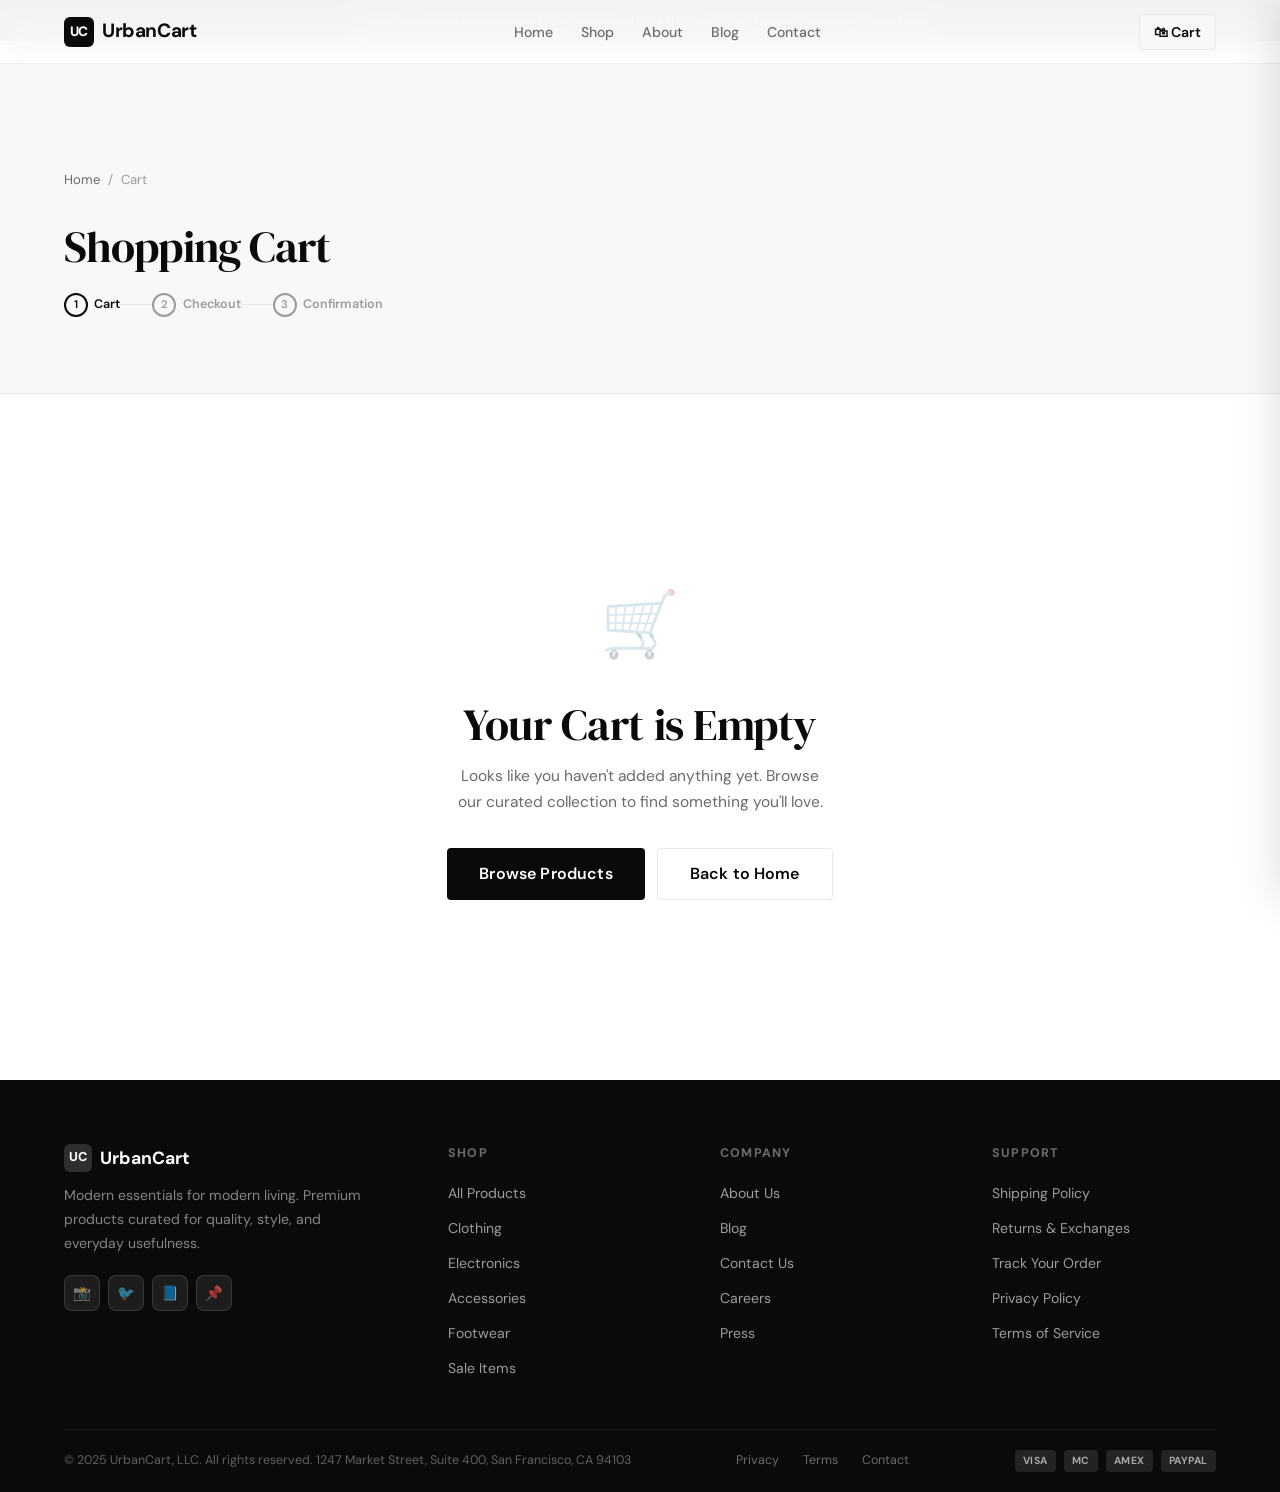
<file: pages/cart.html>
<!DOCTYPE html>
<html lang="en">
<head>
  <meta charset="UTF-8">
  <meta name="viewport" content="width=device-width, initial-scale=1.0">
  <title>Your Cart | UrbanCart</title>
  <meta name="description" content="Review your shopping cart and proceed to checkout at UrbanCart.">
  <link rel="stylesheet" href="../css/style.css">
  <style>
    .empty-cart{text-align:center;padding:100px 24px}
    .empty-cart-icon{font-size:4rem;margin-bottom:1.5rem;opacity:.3}
    .cart-actions{display:flex;gap:12px;margin-top:24px;flex-wrap:wrap}
    @media(max-width:700px){.cart-table thead{display:none}.cart-table td{display:block;padding:6px 0}.cart-table tr{display:flex;flex-wrap:wrap;gap:12px;padding:16px 0;border-bottom:1px solid var(--border)}.cart-table tr td:first-child{width:80px}.cart-table td[data-label]::before{content:attr(data-label);font-size:.72rem;font-weight:700;text-transform:uppercase;color:var(--muted-2);display:block;margin-bottom:2px}}
  </style>
</head>
<body class="page-transition">
<div id="mainNav"></div>
<div id="cartDrawer"></div>
<div id="cookieMount"></div>

<div class="page-hero" style="padding-top:calc(var(--nav-h) + 24px + 40px)">
  <div class="container">
    <div class="breadcrumb">
      <a href="../index.html">Home</a><span>/</span><span>Cart</span>
    </div>
    <h1>Shopping Cart</h1>
    <!-- Checkout step indicator -->
    <div class="step-indicator" style="margin-top:1.25rem">
      <div class="step active"><div class="step-dot">1</div> Cart</div>
      <div class="step-line"></div>
      <div class="step"><div class="step-dot">2</div> Checkout</div>
      <div class="step-line"></div>
      <div class="step"><div class="step-dot">3</div> Confirmation</div>
    </div>
  </div>
</div>

<section class="section">
  <div class="container" id="cartPageContent">
    <!-- Rendered by JS -->
  </div>
</section>

<div id="mainFooter"></div>
<div class="toast-container"></div>

<script src="../js/store.js"></script>
<script src="../js/shared-ui.js"></script>
<script>
function renderCartPage() {
  const items = Cart.getItems();
  const container = document.getElementById('cartPageContent');

  if (items.length === 0) {
    container.innerHTML = `
      <div class="empty-cart">
        <div class="empty-cart-icon">🛒</div>
        <h2>Your Cart is Empty</h2>
        <p style="margin:.75rem 0 0;max-width:380px;margin-left:auto;margin-right:auto">
          Looks like you haven't added anything yet. Browse our curated collection to find something you'll love.
        </p>
        <div style="display:flex;gap:12px;justify-content:center;margin-top:2rem;flex-wrap:wrap">
          <a href="shop.html" class="btn btn-primary btn-lg">Browse Products</a>
          <a href="../index.html" class="btn btn-outline btn-lg">Back to Home</a>
        </div>
      </div>`;
    return;
  }

  const subtotal = Cart.getSubtotal();
  const shipping = subtotal >= 75 ? 0 : 9.99;
  const tax = subtotal * 0.08;
  const total = subtotal + shipping + tax;

  container.innerHTML = `
    <div class="cart-page-grid">
      <!-- CART ITEMS -->
      <div>
        <div style="display:flex;justify-content:space-between;align-items:center;margin-bottom:20px">
          <h3 style="font-size:1rem">${items.reduce((s,i) => s + i.qty, 0)} item${items.reduce((s,i) => s + i.qty, 0) !== 1 ? 's' : ''} in your cart</h3>
          <button class="btn btn-ghost" onclick="clearAll()" style="font-size:.8rem;color:var(--muted-2)">Clear all</button>
        </div>
        <table class="cart-table">
          <thead>
            <tr>
              <th>Product</th>
              <th>Price</th>
              <th>Quantity</th>
              <th>Total</th>
              <th></th>
            </tr>
          </thead>
          <tbody id="cartTableBody"></tbody>
        </table>
        <div class="cart-actions">
          <a href="shop.html" class="btn btn-outline">← Continue Shopping</a>
        </div>
      </div>

      <!-- ORDER SUMMARY -->
      <div class="cart-order-summary">
        <h3 style="font-size:1.1rem;margin-bottom:20px">Order Summary</h3>
        
        <div class="cart-promo" style="margin-bottom:16px">
          <input type="text" class="promo-input" placeholder="Promo code" id="promoCode" aria-label="Promo code">
          <button class="promo-btn" onclick="applyPromo()">Apply</button>
        </div>
        
        <div class="order-row">
          <span class="order-row-label">Subtotal (${items.reduce((s,i) => s + i.qty, 0)} items)</span>
          <span>$${subtotal.toFixed(2)}</span>
        </div>
        <div class="order-row">
          <span class="order-row-label">Shipping</span>
          <span>${shipping === 0 ? '<span style="color:var(--green)">Free</span>' : '$' + shipping.toFixed(2)}</span>
        </div>
        ${shipping > 0 ? `<div style="font-size:.78rem;color:var(--blue);padding:4px 0 8px">Add $${(75 - subtotal).toFixed(2)} more for free shipping</div>` : ''}
        <div class="order-row">
          <span class="order-row-label">Estimated Tax (8%)</span>
          <span>$${tax.toFixed(2)}</span>
        </div>
        <div class="order-row total">
          <span class="order-row-label">Total</span>
          <span>$${total.toFixed(2)}</span>
        </div>
        <a href="checkout.html" class="btn btn-primary btn-full btn-lg" style="margin-top:20px">
          Proceed to Checkout →
        </a>
        <div style="text-align:center;margin-top:12px">
          <div style="display:flex;align-items:center;justify-content:center;gap:.4rem;font-size:.75rem;color:var(--muted-2)">
            🔒 Secure checkout · SSL encrypted
          </div>
        </div>
        <div style="display:flex;justify-content:center;gap:6px;margin-top:10px">
          <span class="payment-icon" style="background:var(--surface-3);color:var(--muted);border:1px solid var(--border)">VISA</span>
          <span class="payment-icon" style="background:var(--surface-3);color:var(--muted);border:1px solid var(--border)">MC</span>
          <span class="payment-icon" style="background:var(--surface-3);color:var(--muted);border:1px solid var(--border)">AMEX</span>
          <span class="payment-icon" style="background:var(--surface-3);color:var(--muted);border:1px solid var(--border)">PP</span>
        </div>
      </div>
    </div>`;

  renderTable(items);
}

function renderTable(items) {
  const tbody = document.getElementById('cartTableBody');
  if (!tbody) return;
  tbody.innerHTML = items.map(item => `
    <tr>
      <td>
        <div class="cart-page-item-info">
          <img src="${item.image}" alt="${item.name}" class="cart-table-img" loading="lazy">
          <div>
            <a href="product.html?id=${item.id}" style="font-weight:600;font-size:.9rem;color:var(--ink);display:block;margin-bottom:.2rem">${item.name}</a>
            ${item.variant ? `<span style="font-size:.75rem;color:var(--muted-2)">${item.variant}</span>` : ''}
          </div>
        </div>
      </td>
      <td data-label="Price"><span style="font-weight:500;font-size:.9rem">$${item.price.toFixed(2)}</span></td>
      <td data-label="Qty">
        <div class="detail-qty-ctrl" style="width:fit-content">
          <button class="dqty-btn" onclick="updateItem('${item.key}', ${item.qty - 1})">−</button>
          <span class="dqty-val">${item.qty}</span>
          <button class="dqty-btn" onclick="updateItem('${item.key}', ${item.qty + 1})">+</button>
        </div>
      </td>
      <td data-label="Total"><span style="font-weight:700;font-size:.95rem">$${(item.price * item.qty).toFixed(2)}</span></td>
      <td>
        <button onclick="removeItem('${item.key}')" style="background:none;border:none;color:var(--muted-2);cursor:pointer;font-size:1.1rem;padding:4px" title="Remove">🗑</button>
      </td>
    </tr>
  `).join('');
}

function updateItem(key, qty) {
  Cart.updateQty(key, qty);
  renderCartPage();
}

function removeItem(key) {
  Cart.remove(key);
  showToast('Item removed from cart');
  renderCartPage();
}

function clearAll() {
  if (confirm('Remove all items from cart?')) {
    Cart.clear();
    renderCartPage();
  }
}

function applyPromo() {
  const code = document.getElementById('promoCode').value.trim().toUpperCase();
  if (code === 'URBAN10') {
    showToast('Promo code applied! 10% discount added.', 'success');
  } else if (code) {
    showToast('Invalid promo code. Try URBAN10', 'error');
  }
}

document.addEventListener('DOMContentLoaded', () => {
  renderCartPage();
  document.addEventListener('cart:updated', renderCartPage);
});
</script>
</body>
</html>
</file>
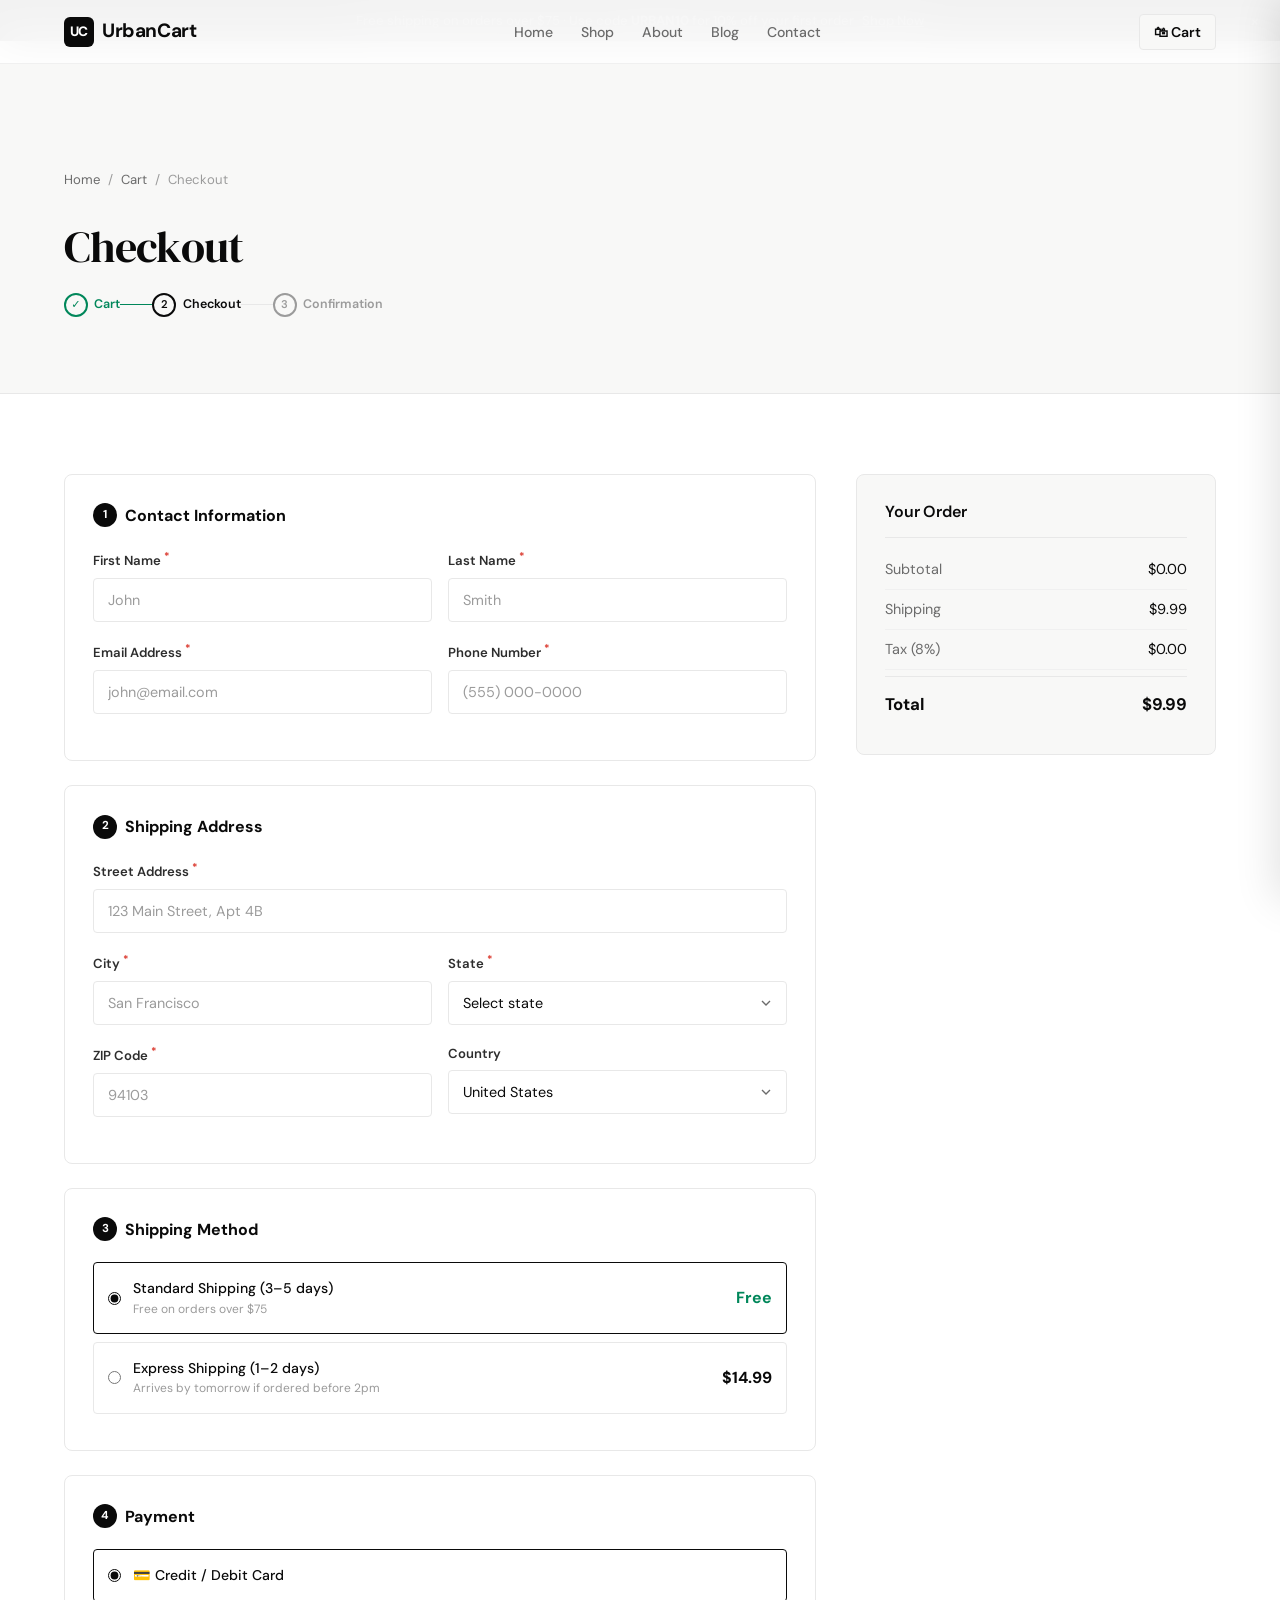
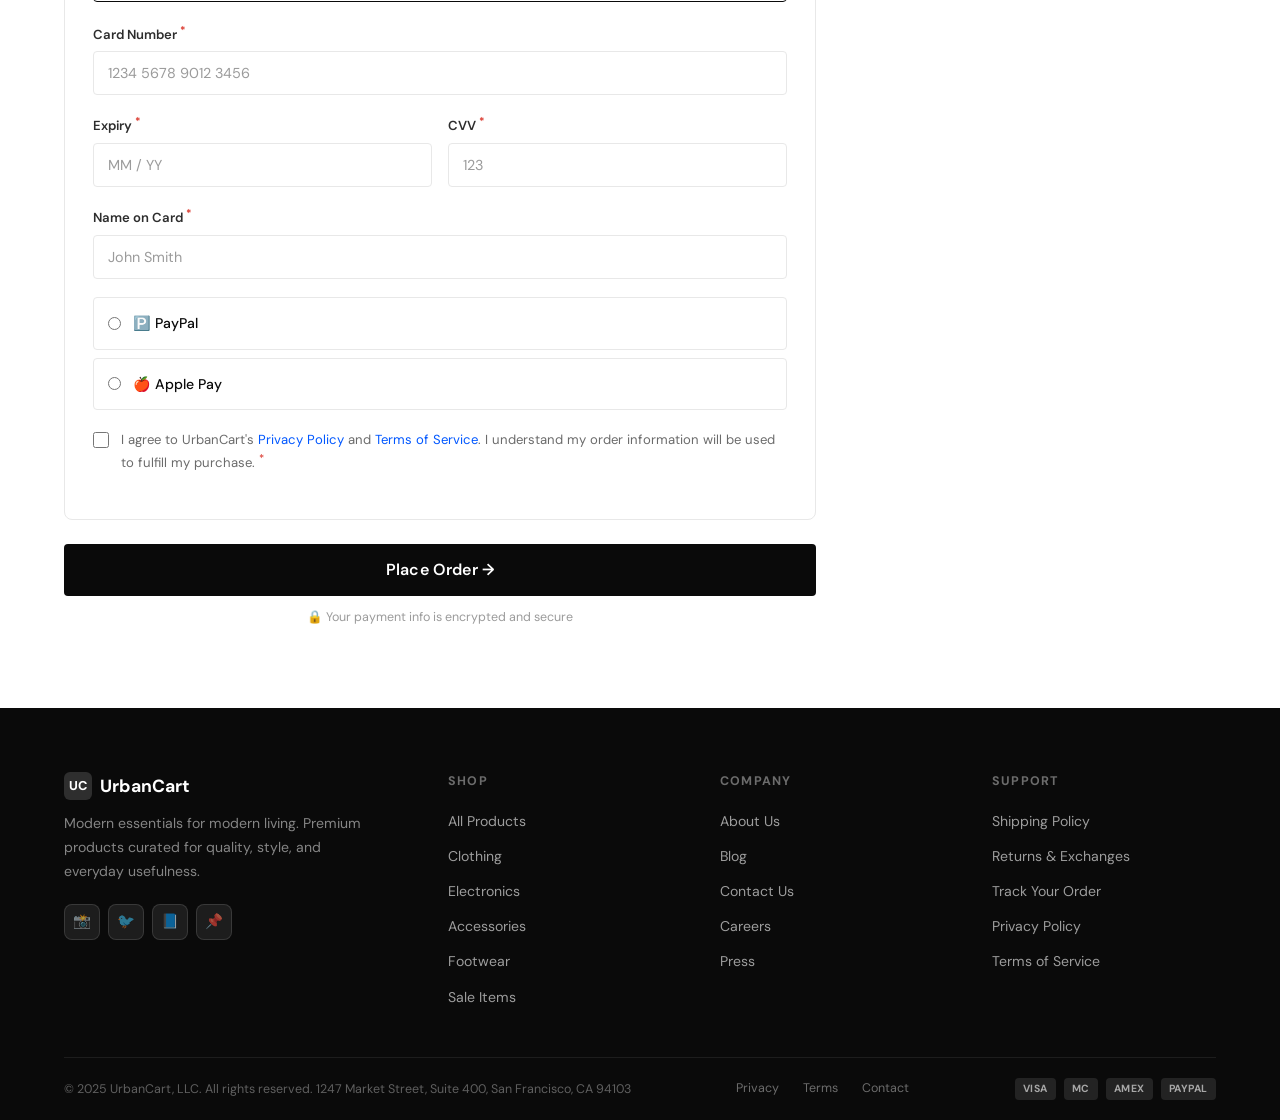
<file: pages/checkout.html>
<!DOCTYPE html>
<html lang="en">
<head>
  <meta charset="UTF-8">
  <meta name="viewport" content="width=device-width, initial-scale=1.0">
  <title>Checkout | UrbanCart</title>
  <meta name="description" content="Complete your UrbanCart order securely. SSL-encrypted checkout.">
  <link rel="stylesheet" href="../css/style.css">
  <style>
    .payment-option{display:flex;align-items:center;gap:.75rem;padding:14px;border:1.5px solid var(--border);border-radius:var(--radius);cursor:pointer;transition:var(--transition);margin-bottom:8px}
    .payment-option:hover,.payment-option.selected{border-color:var(--ink)}
    .payment-option input[type="radio"]{accent-color:var(--ink)}
    .payment-option-label{font-size:.88rem;font-weight:500}
    .card-fields{padding:12px 0 0;display:none}
    .card-fields.show{display:block}
    .secure-badge{display:flex;align-items:center;gap:.5rem;font-size:.78rem;color:var(--muted-2);margin-top:12px;justify-content:center}
    #successState{display:none;text-align:center;padding:60px 24px}
  </style>
</head>
<body class="page-transition">
<div id="mainNav"></div>
<div id="cartDrawer"></div>
<div id="cookieMount"></div>

<div class="page-hero" style="padding-top:calc(var(--nav-h) + 24px + 40px)">
  <div class="container">
    <div class="breadcrumb">
      <a href="../index.html">Home</a><span>/</span>
      <a href="cart.html">Cart</a><span>/</span>
      <span>Checkout</span>
    </div>
    <h1>Checkout</h1>
    <div class="step-indicator" style="margin-top:1.25rem">
      <div class="step done"><div class="step-dot">✓</div> Cart</div>
      <div class="step-line" style="background:var(--green)"></div>
      <div class="step active"><div class="step-dot">2</div> Checkout</div>
      <div class="step-line"></div>
      <div class="step"><div class="step-dot">3</div> Confirmation</div>
    </div>
  </div>
</div>

<section class="section">
  <div class="container">
    <!-- SUCCESS STATE -->
    <div id="successState">
      <div class="success-icon">✓</div>
      <h2>Order Confirmed!</h2>
      <p style="margin:.75rem 0 .5rem;font-size:1rem">Thank you for your order. A confirmation email has been sent.</p>
      <p style="font-size:.88rem;color:var(--muted-2);margin-bottom:2rem">Order #UC-<span id="orderNum"></span> · Estimated delivery: 3–5 business days</p>
      <div style="display:flex;gap:12px;justify-content:center;flex-wrap:wrap">
        <a href="shop.html" class="btn btn-primary">Continue Shopping</a>
        <a href="../index.html" class="btn btn-outline">Back to Home</a>
      </div>
    </div>

    <!-- CHECKOUT FORM -->
    <div id="checkoutMain">
      <div class="checkout-grid">
        <!-- LEFT: FORMS -->
        <div>
          <!-- Contact Info -->
          <div class="checkout-card">
            <div class="checkout-card-title">
              <span>1</span> Contact Information
            </div>
            <form id="checkoutForm" novalidate>
              <div class="form-row">
                <div class="form-group">
                  <label class="form-label" for="firstName">First Name <sup>*</sup></label>
                  <input type="text" id="firstName" name="firstName" class="form-input" placeholder="John" required autocomplete="given-name">
                  <span class="form-error" id="err-firstName">Please enter your first name</span>
                </div>
                <div class="form-group">
                  <label class="form-label" for="lastName">Last Name <sup>*</sup></label>
                  <input type="text" id="lastName" name="lastName" class="form-input" placeholder="Smith" required autocomplete="family-name">
                  <span class="form-error" id="err-lastName">Please enter your last name</span>
                </div>
              </div>
              <div class="form-row">
                <div class="form-group">
                  <label class="form-label" for="email">Email Address <sup>*</sup></label>
                  <input type="email" id="email" name="email" class="form-input" placeholder="john@email.com" required autocomplete="email">
                  <span class="form-error" id="err-email">Please enter a valid email</span>
                </div>
                <div class="form-group">
                  <label class="form-label" for="phone">Phone Number <sup>*</sup></label>
                  <input type="tel" id="phone" name="phone" class="form-input" placeholder="(555) 000-0000" required autocomplete="tel">
                  <span class="form-error" id="err-phone">Please enter a valid phone number</span>
                </div>
              </div>
            </form>
          </div>

          <!-- Shipping Address -->
          <div class="checkout-card">
            <div class="checkout-card-title"><span>2</span> Shipping Address</div>
            <div class="form-group">
              <label class="form-label" for="address">Street Address <sup>*</sup></label>
              <input type="text" id="address" class="form-input" placeholder="123 Main Street, Apt 4B" required autocomplete="street-address">
              <span class="form-error" id="err-address">Please enter your street address</span>
            </div>
            <div class="form-row">
              <div class="form-group">
                <label class="form-label" for="city">City <sup>*</sup></label>
                <input type="text" id="city" class="form-input" placeholder="San Francisco" required autocomplete="address-level2">
                <span class="form-error" id="err-city">Please enter your city</span>
              </div>
              <div class="form-group">
                <label class="form-label" for="state">State <sup>*</sup></label>
                <select id="state" class="form-input form-select" required>
                  <option value="">Select state</option>
                  <option>Alabama</option><option>Alaska</option><option>Arizona</option><option>Arkansas</option>
                  <option>California</option><option>Colorado</option><option>Connecticut</option><option>Delaware</option>
                  <option>Florida</option><option>Georgia</option><option>Hawaii</option><option>Idaho</option>
                  <option>Illinois</option><option>Indiana</option><option>Iowa</option><option>Kansas</option>
                  <option>Kentucky</option><option>Louisiana</option><option>Maine</option><option>Maryland</option>
                  <option>Massachusetts</option><option>Michigan</option><option>Minnesota</option><option>Mississippi</option>
                  <option>Missouri</option><option>Montana</option><option>Nebraska</option><option>Nevada</option>
                  <option>New Hampshire</option><option>New Jersey</option><option>New Mexico</option><option>New York</option>
                  <option>North Carolina</option><option>North Dakota</option><option>Ohio</option><option>Oklahoma</option>
                  <option>Oregon</option><option>Pennsylvania</option><option>Rhode Island</option><option>South Carolina</option>
                  <option>South Dakota</option><option>Tennessee</option><option>Texas</option><option>Utah</option>
                  <option>Vermont</option><option>Virginia</option><option>Washington</option><option>West Virginia</option>
                  <option>Wisconsin</option><option>Wyoming</option>
                </select>
                <span class="form-error" id="err-state">Please select your state</span>
              </div>
            </div>
            <div class="form-row">
              <div class="form-group">
                <label class="form-label" for="zip">ZIP Code <sup>*</sup></label>
                <input type="text" id="zip" class="form-input" placeholder="94103" maxlength="10" required autocomplete="postal-code">
                <span class="form-error" id="err-zip">Please enter a valid ZIP code</span>
              </div>
              <div class="form-group">
                <label class="form-label" for="country">Country</label>
                <select id="country" class="form-input form-select" autocomplete="country-name">
                  <option>United States</option>
                  <option>Canada</option>
                </select>
              </div>
            </div>
          </div>

          <!-- Shipping Method -->
          <div class="checkout-card">
            <div class="checkout-card-title"><span>3</span> Shipping Method</div>
            <label class="payment-option selected" id="ship1">
              <input type="radio" name="shipping" value="free" checked>
              <div>
                <div class="payment-option-label">Standard Shipping (3–5 days)</div>
                <div style="font-size:.75rem;color:var(--muted-2)">Free on orders over $75</div>
              </div>
              <span style="margin-left:auto;font-weight:700;color:var(--green)" id="shipFreeLabel">Free</span>
            </label>
            <label class="payment-option">
              <input type="radio" name="shipping" value="express">
              <div>
                <div class="payment-option-label">Express Shipping (1–2 days)</div>
                <div style="font-size:.75rem;color:var(--muted-2)">Arrives by tomorrow if ordered before 2pm</div>
              </div>
              <span style="margin-left:auto;font-weight:700">$14.99</span>
            </label>
          </div>

          <!-- Payment -->
          <div class="checkout-card">
            <div class="checkout-card-title"><span>4</span> Payment</div>
            <label class="payment-option selected" onclick="showCardFields(true)">
              <input type="radio" name="payment" value="card" checked>
              <span class="payment-option-label">💳 Credit / Debit Card</span>
            </label>
            <div class="card-fields show" id="cardFields">
              <div class="form-group">
                <label class="form-label" for="cardNum">Card Number <sup>*</sup></label>
                <input type="text" id="cardNum" class="form-input" placeholder="1234 5678 9012 3456" maxlength="19" oninput="formatCard(this)">
                <span class="form-error" id="err-cardNum">Please enter a valid card number</span>
              </div>
              <div class="form-row">
                <div class="form-group">
                  <label class="form-label" for="cardExp">Expiry <sup>*</sup></label>
                  <input type="text" id="cardExp" class="form-input" placeholder="MM / YY" maxlength="7" oninput="formatExpiry(this)">
                  <span class="form-error" id="err-cardExp">Please enter a valid expiry</span>
                </div>
                <div class="form-group">
                  <label class="form-label" for="cardCvv">CVV <sup>*</sup></label>
                  <input type="text" id="cardCvv" class="form-input" placeholder="123" maxlength="4">
                  <span class="form-error" id="err-cardCvv">Please enter CVV</span>
                </div>
              </div>
              <div class="form-group">
                <label class="form-label" for="cardName">Name on Card <sup>*</sup></label>
                <input type="text" id="cardName" class="form-input" placeholder="John Smith">
                <span class="form-error" id="err-cardName">Please enter the name on card</span>
              </div>
            </div>
            <label class="payment-option" onclick="showCardFields(false)">
              <input type="radio" name="payment" value="paypal">
              <span class="payment-option-label">🅿️ PayPal</span>
            </label>
            <label class="payment-option" onclick="showCardFields(false)">
              <input type="radio" name="payment" value="apple">
              <span class="payment-option-label">🍎 Apple Pay</span>
            </label>

            <div class="checkbox-wrap" style="margin-top:20px">
              <input type="checkbox" id="privacyConsent" required>
              <label class="checkbox-label" for="privacyConsent">
                I agree to UrbanCart's <a href="privacy.html">Privacy Policy</a> and 
                <a href="terms.html">Terms of Service</a>. I understand my order information will be used to fulfill my purchase. <sup style="color:var(--red)">*</sup>
              </label>
            </div>
          </div>

          <button class="btn btn-primary btn-full btn-lg" onclick="placeOrder()" id="placeOrderBtn">
            Place Order →
          </button>
          <div class="secure-badge" style="margin-top:12px">🔒 Your payment info is encrypted and secure</div>
        </div>

        <!-- RIGHT: ORDER SUMMARY -->
        <div class="cart-order-summary" style="position:sticky;top:calc(var(--nav-h) + 24px)">
          <h3 style="font-size:1rem;margin-bottom:16px">Your Order</h3>
          <div id="orderItemsList"></div>
          <div style="border-top:1px solid var(--border);margin:12px 0"></div>
          <div class="order-row">
            <span class="order-row-label">Subtotal</span>
            <span id="checkoutSubtotal">$0.00</span>
          </div>
          <div class="order-row">
            <span class="order-row-label">Shipping</span>
            <span id="checkoutShipping">—</span>
          </div>
          <div class="order-row">
            <span class="order-row-label">Tax (8%)</span>
            <span id="checkoutTax">—</span>
          </div>
          <div class="order-row total">
            <span class="order-row-label">Total</span>
            <span id="checkoutTotal">—</span>
          </div>
        </div>
      </div>
    </div>
  </div>
</section>

<div id="mainFooter"></div>
<div class="toast-container"></div>

<script src="../js/store.js"></script>
<script src="../js/shared-ui.js"></script>
<script>
function renderOrderSummary() {
  const items = Cart.getItems();
  const subtotal = Cart.getSubtotal();
  const shipping = subtotal >= 75 ? 0 : 9.99;
  const tax = subtotal * 0.08;
  const total = subtotal + shipping + tax;

  document.getElementById('orderItemsList').innerHTML = items.map(item => `
    <div class="checkout-order-item">
      <img src="${item.image}" alt="${item.name}" class="checkout-order-img" loading="lazy">
      <div style="flex:1;min-width:0">
        <div style="font-size:.85rem;font-weight:600;white-space:nowrap;overflow:hidden;text-overflow:ellipsis">${item.name}</div>
        ${item.variant ? `<div style="font-size:.72rem;color:var(--muted-2)">${item.variant}</div>` : ''}
        <div style="font-size:.78rem;color:var(--muted-2)">Qty: ${item.qty}</div>
      </div>
      <span style="font-size:.9rem;font-weight:700;flex-shrink:0">$${(item.price * item.qty).toFixed(2)}</span>
    </div>
  `).join('');

  document.getElementById('checkoutSubtotal').textContent = '$' + subtotal.toFixed(2);
  document.getElementById('checkoutShipping').innerHTML = shipping === 0 ? '<span style="color:var(--green)">Free</span>' : '$' + shipping.toFixed(2);
  document.getElementById('checkoutTax').textContent = '$' + tax.toFixed(2);
  document.getElementById('checkoutTotal').textContent = '$' + total.toFixed(2);
}

function showCardFields(show) {
  document.getElementById('cardFields').classList.toggle('show', show);
  document.querySelectorAll('.payment-option').forEach(op => op.classList.remove('selected'));
  event.currentTarget.classList.add('selected');
}

function formatCard(input) {
  let val = input.value.replace(/\D/g,'').substring(0,16);
  input.value = val.replace(/(.{4})/g,'$1 ').trim();
}

function formatExpiry(input) {
  let val = input.value.replace(/\D/g,'').substring(0,4);
  if (val.length >= 2) val = val.substring(0,2) + ' / ' + val.substring(2);
  input.value = val;
}

function validate() {
  const fields = [
    { id: 'firstName', check: v => v.trim().length > 0 },
    { id: 'lastName',  check: v => v.trim().length > 0 },
    { id: 'email',     check: v => /^[^\s@]+@[^\s@]+\.[^\s@]+$/.test(v) },
    { id: 'phone',     check: v => v.replace(/\D/g,'').length >= 10 },
    { id: 'address',   check: v => v.trim().length > 5 },
    { id: 'city',      check: v => v.trim().length > 0 },
    { id: 'state',     check: v => v !== '' },
    { id: 'zip',       check: v => /^\d{5}(-\d{4})?$/.test(v.trim()) }
  ];

  const paymentMethod = document.querySelector('input[name="payment"]:checked')?.value;
  if (paymentMethod === 'card') {
    fields.push(
      { id: 'cardNum',  check: v => v.replace(/\s/g,'').length === 16 },
      { id: 'cardExp',  check: v => v.length === 7 },
      { id: 'cardCvv',  check: v => v.length >= 3 },
      { id: 'cardName', check: v => v.trim().length > 2 }
    );
  }

  let valid = true;
  fields.forEach(f => {
    const el = document.getElementById(f.id);
    const err = document.getElementById('err-' + f.id);
    if (!el) return;
    const ok = f.check(el.value);
    el.classList.toggle('error', !ok);
    if (err) err.classList.toggle('show', !ok);
    if (!ok) valid = false;
  });

  if (!document.getElementById('privacyConsent').checked) {
    showToast('Please agree to the Privacy Policy and Terms', 'error');
    valid = false;
  }

  return valid;
}

function placeOrder() {
  if (Cart.getItems().length === 0) {
    showToast('Your cart is empty', 'error');
    return;
  }
  if (!validate()) {
    showToast('Please fill in all required fields', 'error');
    return;
  }

  const btn = document.getElementById('placeOrderBtn');
  btn.textContent = 'Processing...';
  btn.disabled = true;

  setTimeout(() => {
    const orderNum = Math.floor(Math.random() * 900000 + 100000);
    document.getElementById('orderNum').textContent = orderNum;
    Cart.clear();
    document.getElementById('checkoutMain').style.display = 'none';
    document.getElementById('successState').style.display = 'block';
    window.scrollTo({ top: 0, behavior: 'smooth' });
  }, 1800);
}

// Shipping selection
document.querySelectorAll('input[name="shipping"]').forEach(radio => {
  radio.addEventListener('change', e => {
    document.querySelectorAll('#ship1, .payment-option').forEach(op => {
      if (op.contains(e.target)) op.classList.add('selected');
    });
    renderOrderSummary();
  });
});

document.addEventListener('DOMContentLoaded', () => {
  renderOrderSummary();
  if (Cart.getItems().length === 0 && !document.getElementById('orderNum').textContent) {
    // Allow empty checkout for demo purposes
  }
});
</script>
</body>
</html>
</file>
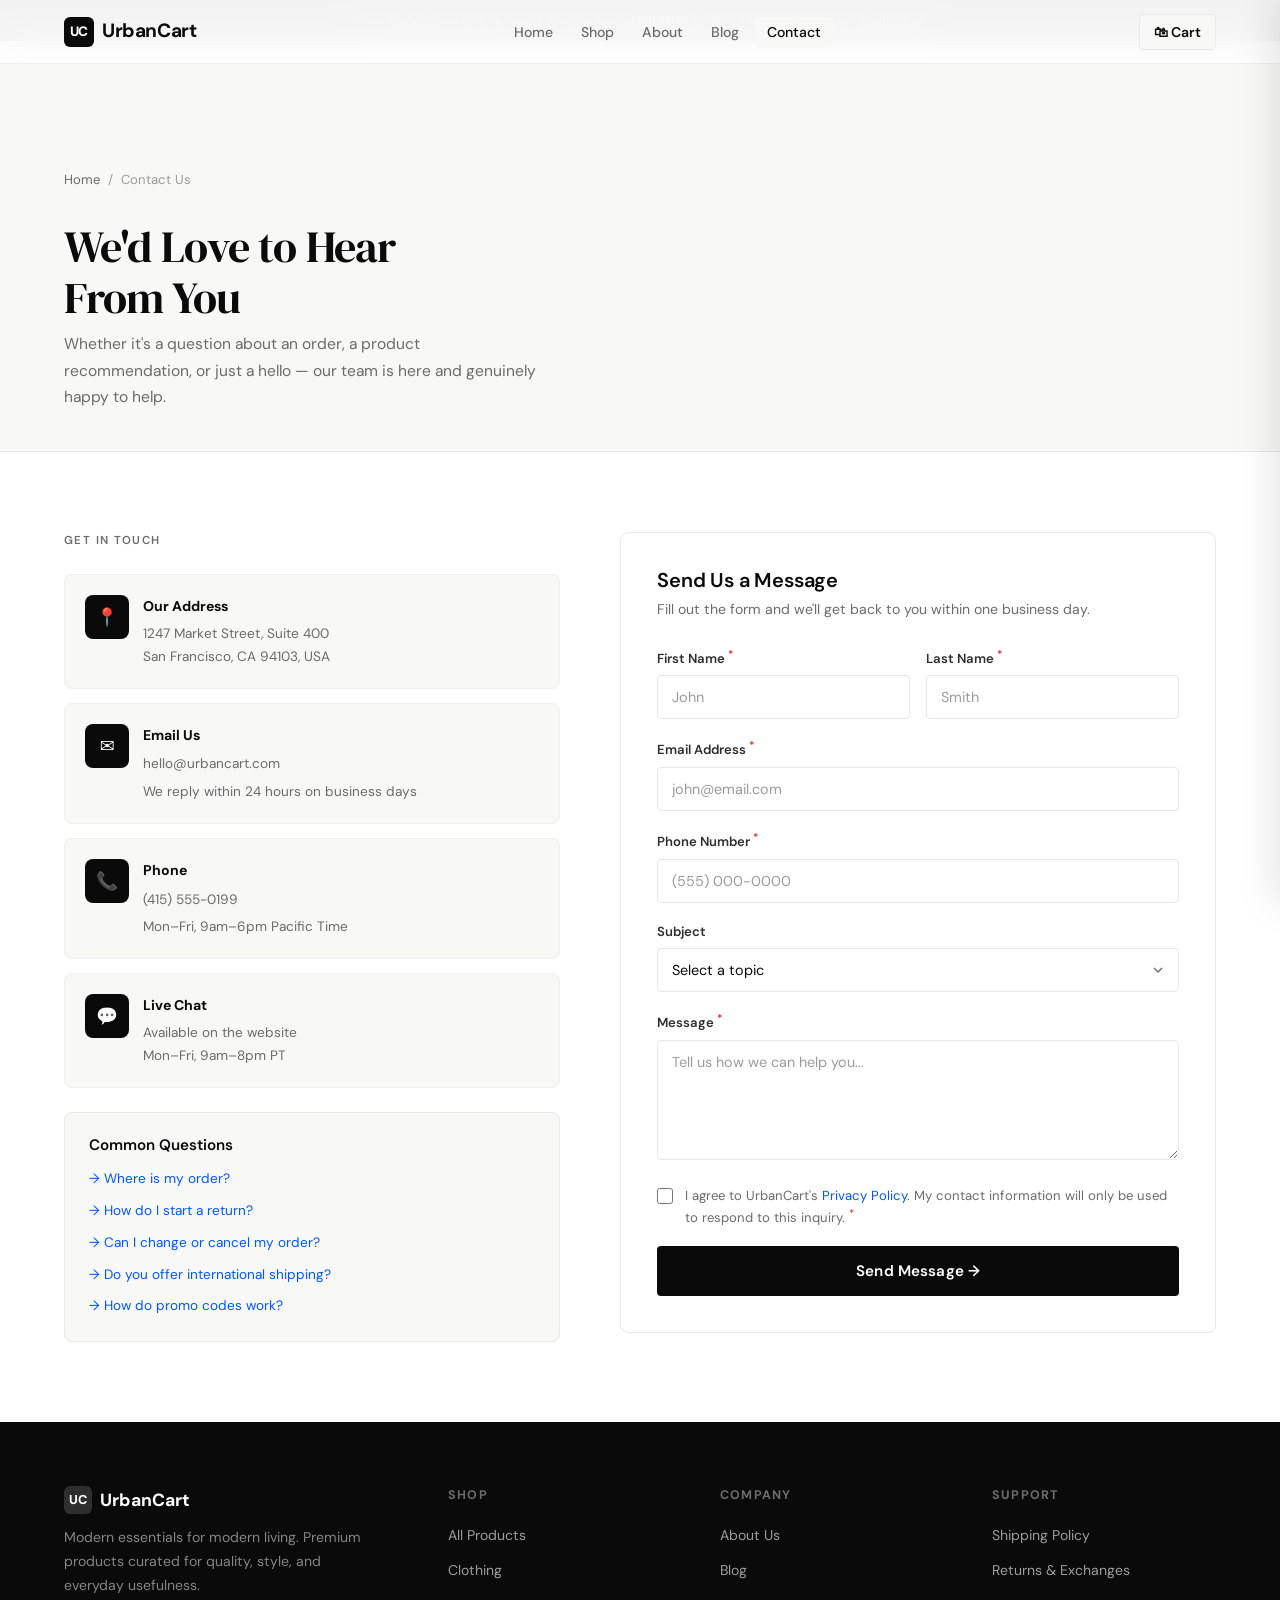
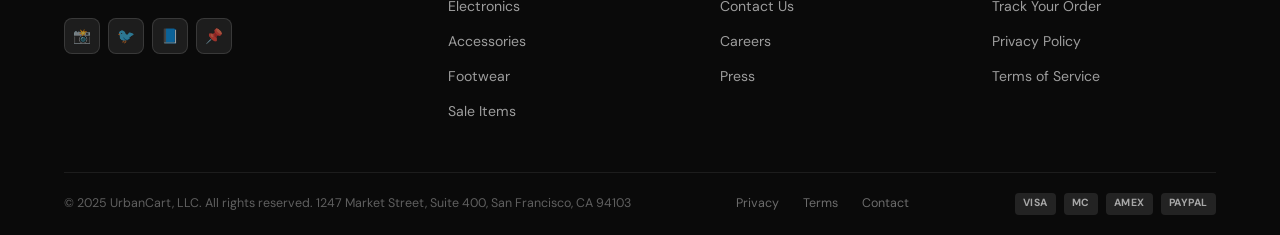
<file: pages/contact.html>
<!DOCTYPE html>
<html lang="en">
<head>
  <meta charset="UTF-8">
  <meta name="viewport" content="width=device-width, initial-scale=1.0">
  <title>Contact Us | UrbanCart</title>
  <meta name="description" content="Contact UrbanCart support — we're here to help with orders, returns, and any questions. Reach us by email, phone, or our contact form.">
  <link rel="stylesheet" href="../css/style.css">
</head>
<body class="page-transition">
<div id="mainNav"></div>
<div id="cartDrawer"></div>
<div id="cookieMount"></div>

<div class="page-hero" style="padding-top:calc(var(--nav-h) + 24px + 40px)">
  <div class="container">
    <div class="breadcrumb">
      <a href="../index.html">Home</a><span>/</span><span>Contact Us</span>
    </div>
    <h1>We'd Love to Hear<br>From You</h1>
    <p style="margin-top:.5rem;max-width:480px">Whether it's a question about an order, a product recommendation, or just a hello — our team is here and genuinely happy to help.</p>
  </div>
</div>

<section class="section">
  <div class="container">
    <div class="contact-grid">
      <!-- Contact Info -->
      <div>
        <span class="eyebrow" style="margin-bottom:1.5rem;display:block">Get in Touch</span>

        <div class="contact-info-card reveal">
          <div class="contact-icon">📍</div>
          <div class="contact-info-text">
            <strong>Our Address</strong>
            <p>1247 Market Street, Suite 400<br>San Francisco, CA 94103, USA</p>
          </div>
        </div>
        <div class="contact-info-card reveal">
          <div class="contact-icon">✉️</div>
          <div class="contact-info-text">
            <strong>Email Us</strong>
            <a href="mailto:hello@urbancart.com">hello@urbancart.com</a>
            <p style="margin-top:.25rem">We reply within 24 hours on business days</p>
          </div>
        </div>
        <div class="contact-info-card reveal">
          <div class="contact-icon">📞</div>
          <div class="contact-info-text">
            <strong>Phone</strong>
            <a href="tel:+14155550199">(415) 555-0199</a>
            <p style="margin-top:.25rem">Mon–Fri, 9am–6pm Pacific Time</p>
          </div>
        </div>
        <div class="contact-info-card reveal">
          <div class="contact-icon">💬</div>
          <div class="contact-info-text">
            <strong>Live Chat</strong>
            <p>Available on the website<br>Mon–Fri, 9am–8pm PT</p>
          </div>
        </div>

        <!-- FAQ quick links -->
        <div style="background:var(--surface-2);border:1px solid var(--border);border-radius:var(--radius-lg);padding:24px;margin-top:24px" class="reveal">
          <h4 style="margin-bottom:14px;font-size:.95rem">Common Questions</h4>
          <div style="display:flex;flex-direction:column;gap:10px">
            <a href="#" style="font-size:.85rem;color:var(--blue)">→ Where is my order?</a>
            <a href="#" style="font-size:.85rem;color:var(--blue)">→ How do I start a return?</a>
            <a href="#" style="font-size:.85rem;color:var(--blue)">→ Can I change or cancel my order?</a>
            <a href="#" style="font-size:.85rem;color:var(--blue)">→ Do you offer international shipping?</a>
            <a href="#" style="font-size:.85rem;color:var(--blue)">→ How do promo codes work?</a>
          </div>
        </div>
      </div>

      <!-- Contact Form -->
      <div>
        <div style="background:var(--surface);border:1px solid var(--border);border-radius:var(--radius-lg);padding:36px" class="reveal">
          <h3 style="margin-bottom:6px">Send Us a Message</h3>
          <p style="margin-bottom:24px;font-size:.88rem">Fill out the form and we'll get back to you within one business day.</p>

          <div id="contactSuccess" style="display:none;text-align:center;padding:40px 0">
            <div style="font-size:2.5rem;margin-bottom:1rem">✅</div>
            <h3>Message Received!</h3>
            <p style="margin:.5rem 0">Thank you for reaching out. We'll reply to your email within 24 hours.</p>
            <button onclick="resetContactForm()" class="btn btn-outline" style="margin-top:1.5rem">Send Another Message</button>
          </div>

          <form id="contactForm" novalidate>
            <div class="form-row">
              <div class="form-group">
                <label class="form-label" for="cFirstName">First Name <sup>*</sup></label>
                <input type="text" id="cFirstName" class="form-input" placeholder="John" required>
                <span class="form-error" id="err-cFirstName">Required</span>
              </div>
              <div class="form-group">
                <label class="form-label" for="cLastName">Last Name <sup>*</sup></label>
                <input type="text" id="cLastName" class="form-input" placeholder="Smith" required>
                <span class="form-error" id="err-cLastName">Required</span>
              </div>
            </div>
            <div class="form-group">
              <label class="form-label" for="cEmail">Email Address <sup>*</sup></label>
              <input type="email" id="cEmail" class="form-input" placeholder="john@email.com" required>
              <span class="form-error" id="err-cEmail">Please enter a valid email</span>
            </div>
            <div class="form-group">
              <label class="form-label" for="cPhone">Phone Number <sup>*</sup></label>
              <input type="tel" id="cPhone" class="form-input" placeholder="(555) 000-0000" required>
              <span class="form-error" id="err-cPhone">Please enter a valid phone number</span>
            </div>
            <div class="form-group">
              <label class="form-label" for="cSubject">Subject</label>
              <select id="cSubject" class="form-input form-select">
                <option value="">Select a topic</option>
                <option>Order Status / Tracking</option>
                <option>Returns & Exchanges</option>
                <option>Product Question</option>
                <option>Payment Issue</option>
                <option>Technical Support</option>
                <option>Wholesale Inquiry</option>
                <option>Other</option>
              </select>
            </div>
            <div class="form-group">
              <label class="form-label" for="cMessage">Message <sup>*</sup></label>
              <textarea id="cMessage" class="form-input form-textarea" placeholder="Tell us how we can help you..." required></textarea>
              <span class="form-error" id="err-cMessage">Please write your message</span>
            </div>
            <div class="checkbox-wrap">
              <input type="checkbox" id="cConsent" required>
              <label class="checkbox-label" for="cConsent">
                I agree to UrbanCart's <a href="privacy.html">Privacy Policy</a>. My contact information will only be used to respond to this inquiry. <sup style="color:var(--red)">*</sup>
              </label>
            </div>
            <button type="submit" class="btn btn-primary btn-full" style="height:50px;font-size:.95rem" id="contactSubmitBtn">
              Send Message →
            </button>
          </form>
        </div>
      </div>
    </div>
  </div>
</section>

<div id="mainFooter"></div>
<div class="toast-container"></div>

<script src="../js/store.js"></script>
<script src="../js/shared-ui.js"></script>
<script>
document.getElementById('contactForm').addEventListener('submit', function(e) {
  e.preventDefault();
  let valid = true;

  const checks = [
    { id: 'cFirstName', fn: v => v.trim().length > 0 },
    { id: 'cLastName',  fn: v => v.trim().length > 0 },
    { id: 'cEmail',     fn: v => /^[^\s@]+@[^\s@]+\.[^\s@]+$/.test(v) },
    { id: 'cPhone',     fn: v => v.replace(/\D/g,'').length >= 10 },
    { id: 'cMessage',   fn: v => v.trim().length > 10 }
  ];

  checks.forEach(c => {
    const el = document.getElementById(c.id);
    const err = document.getElementById('err-' + c.id);
    const ok = c.fn(el.value);
    el.classList.toggle('error', !ok);
    if (err) err.classList.toggle('show', !ok);
    if (!ok) valid = false;
  });

  if (!document.getElementById('cConsent').checked) {
    showToast('Please agree to the Privacy Policy to continue', 'error');
    valid = false;
  }

  if (!valid) return;

  const btn = document.getElementById('contactSubmitBtn');
  btn.textContent = 'Sending...';
  btn.disabled = true;

  setTimeout(() => {
    document.getElementById('contactForm').style.display = 'none';
    document.getElementById('contactSuccess').style.display = 'block';
  }, 1200);
});

function resetContactForm() {
  document.getElementById('contactForm').reset();
  document.getElementById('contactForm').style.display = 'block';
  document.getElementById('contactSuccess').style.display = 'none';
  const btn = document.getElementById('contactSubmitBtn');
  btn.textContent = 'Send Message →';
  btn.disabled = false;
}
</script>
</body>
</html>
</file>
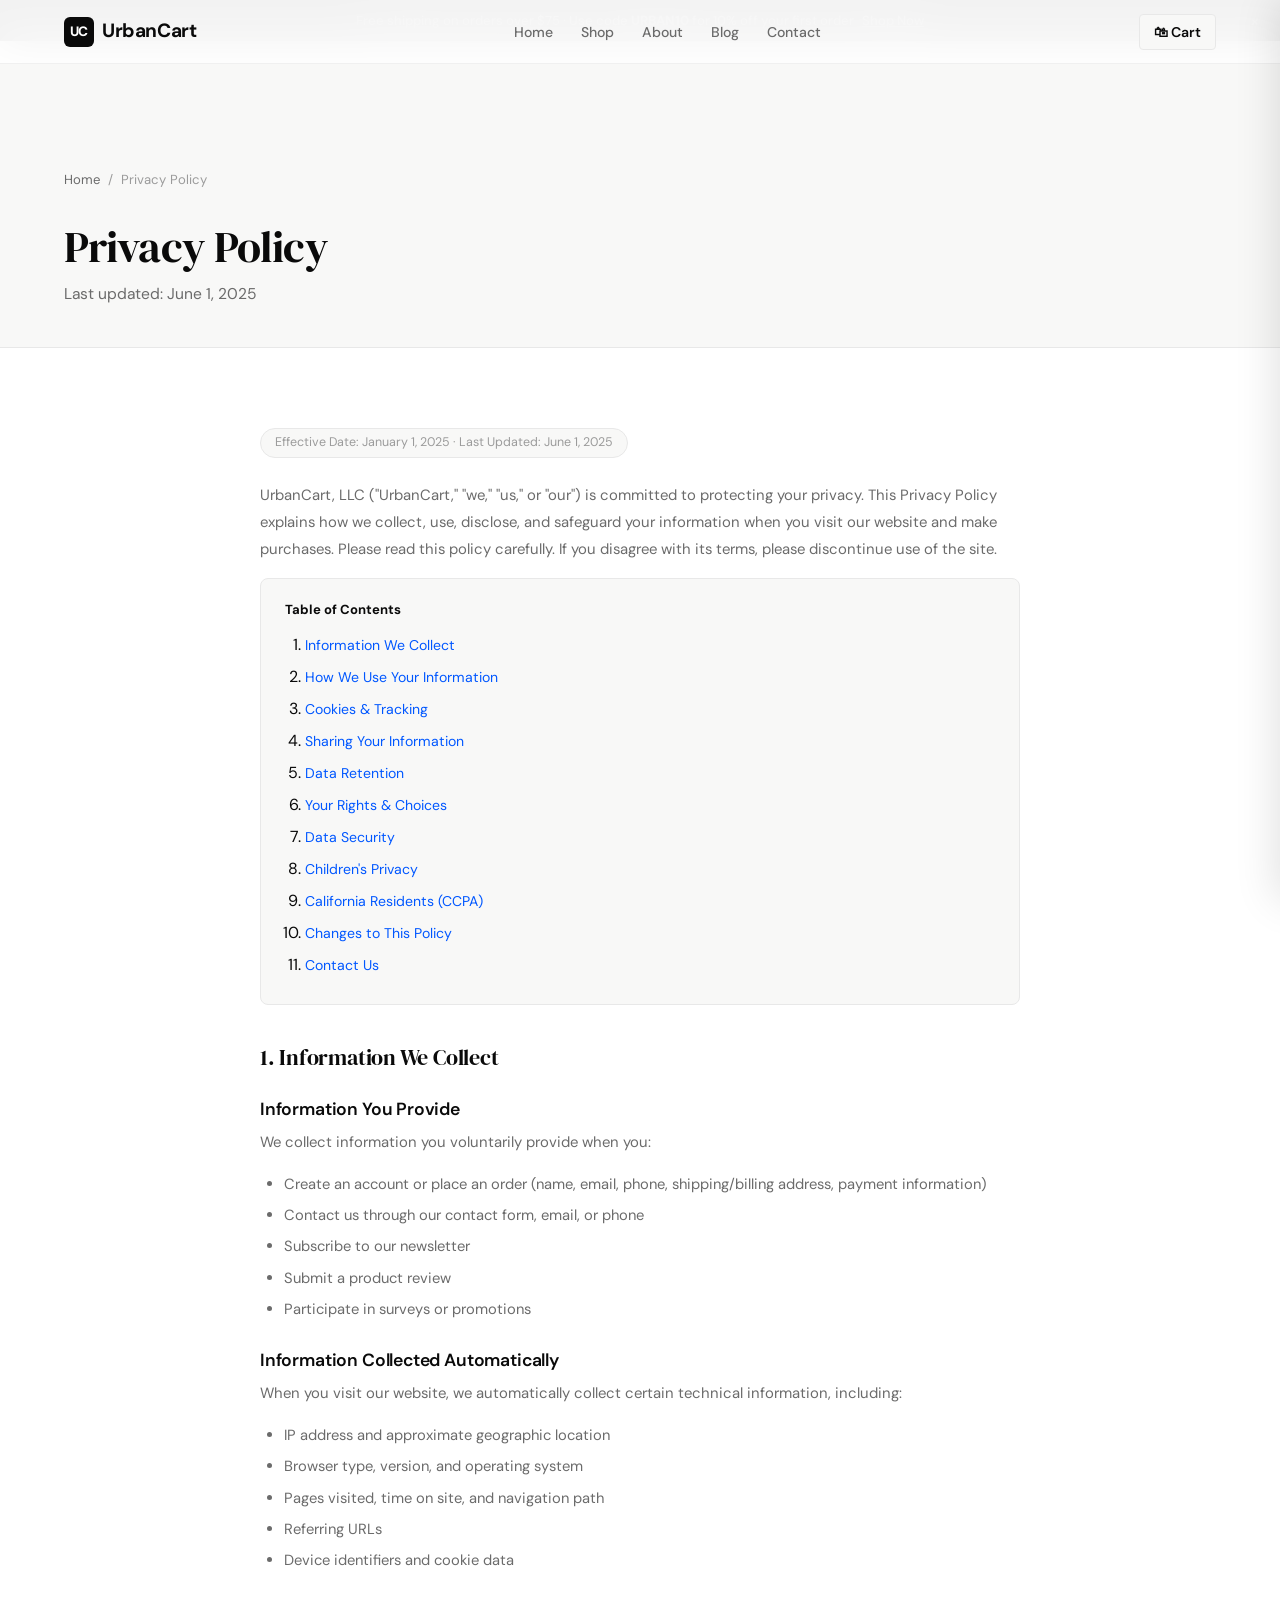
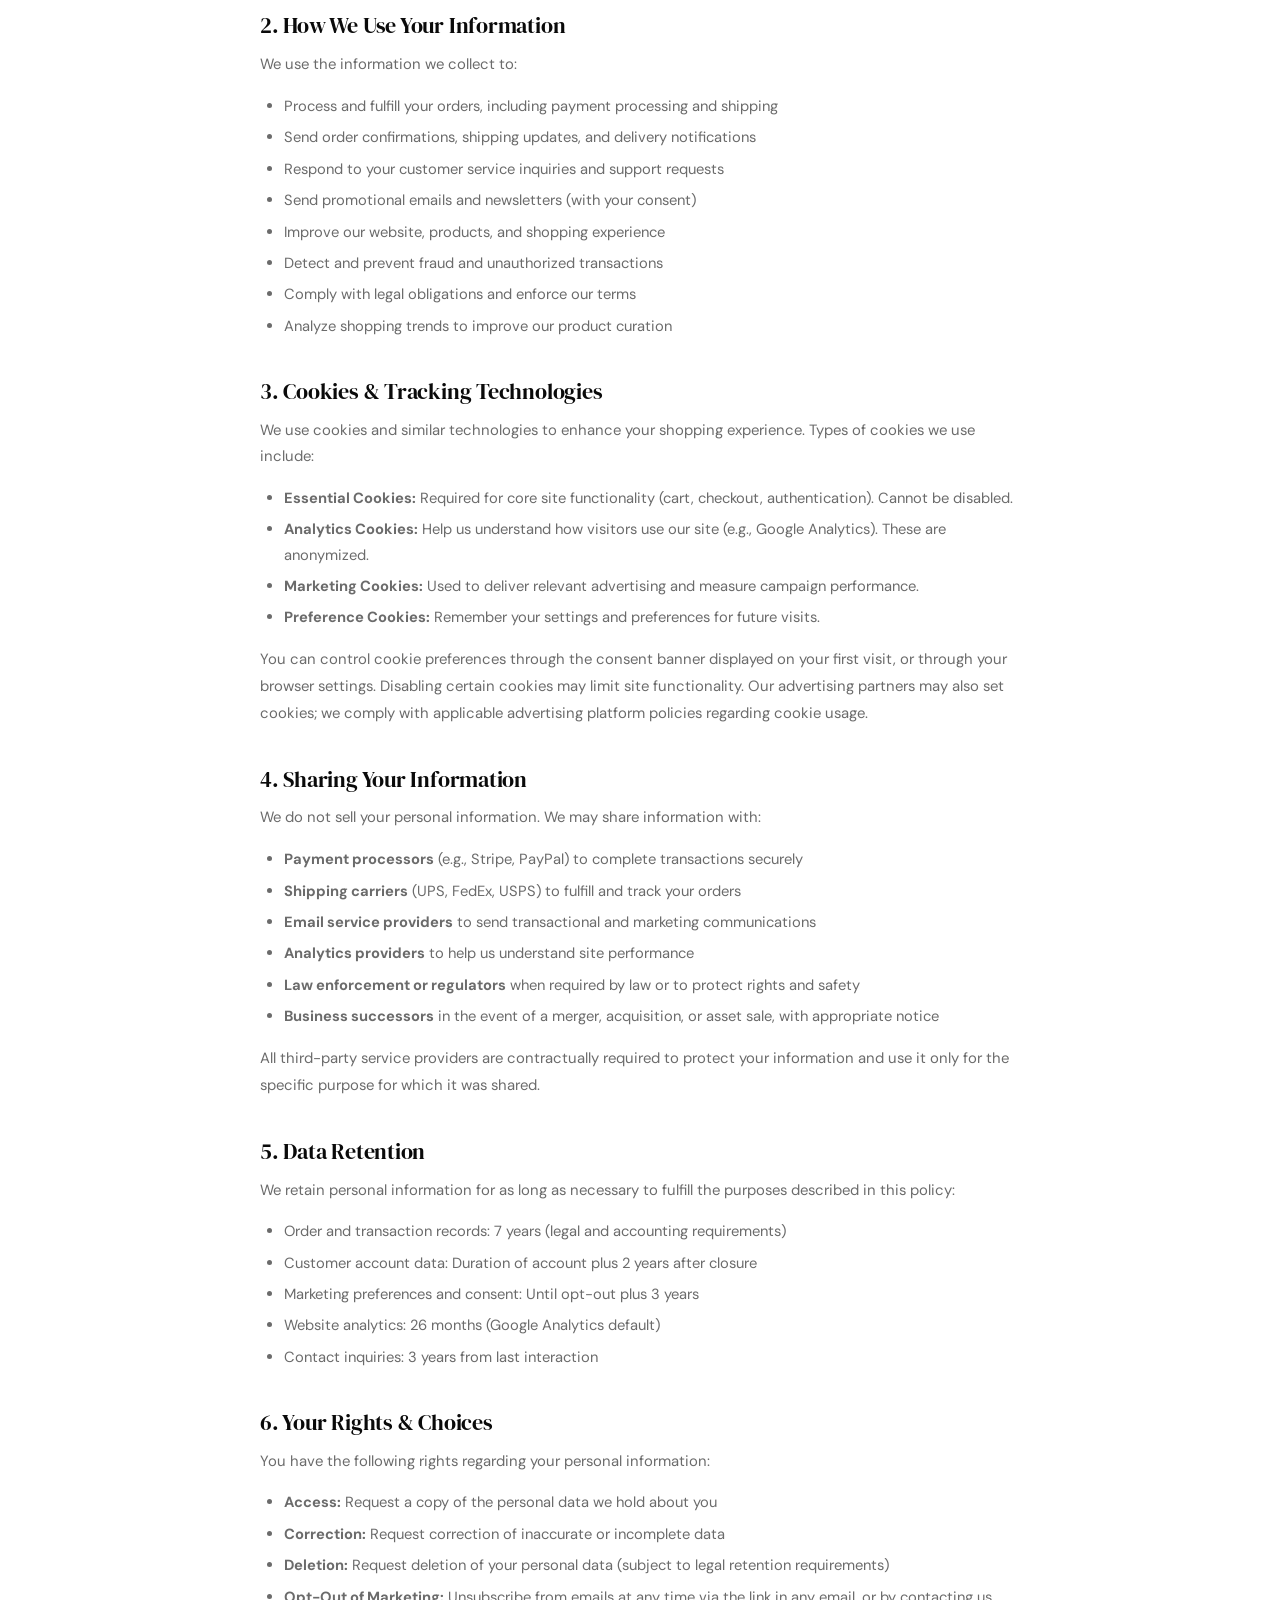
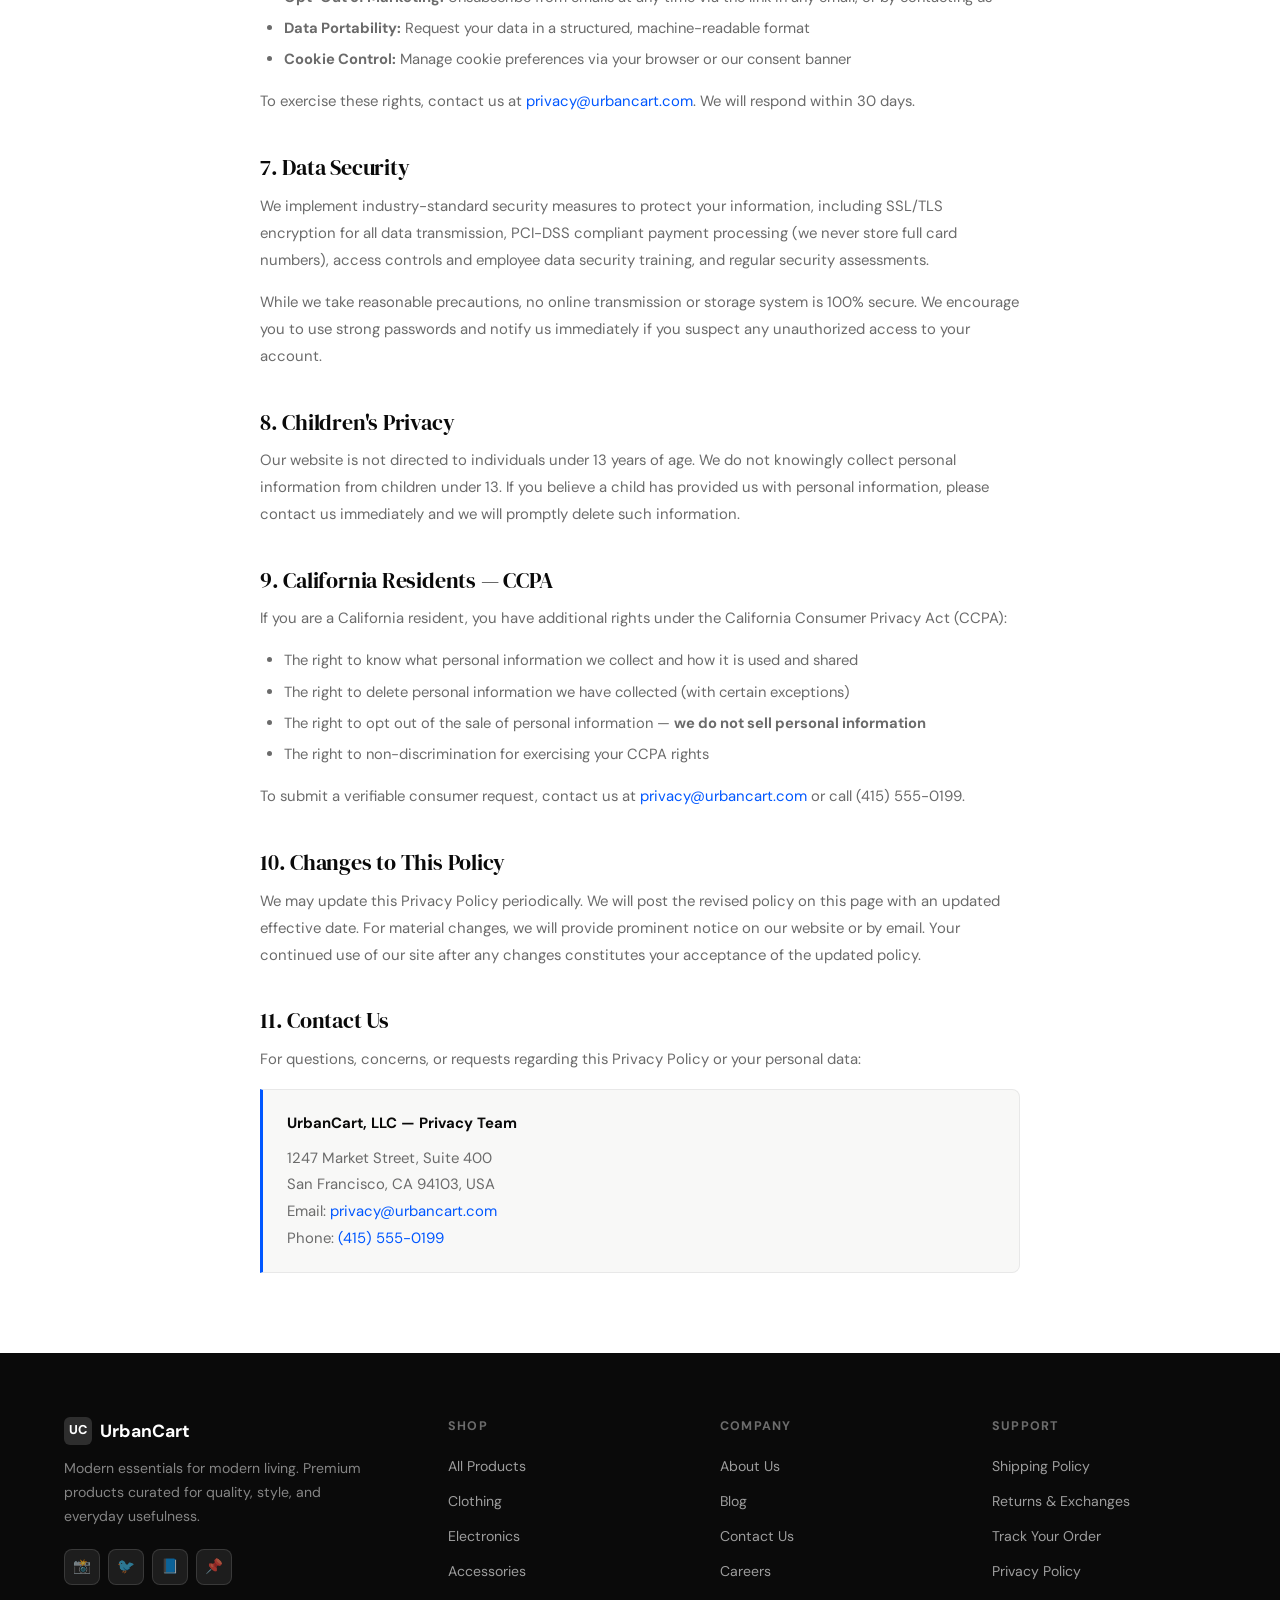
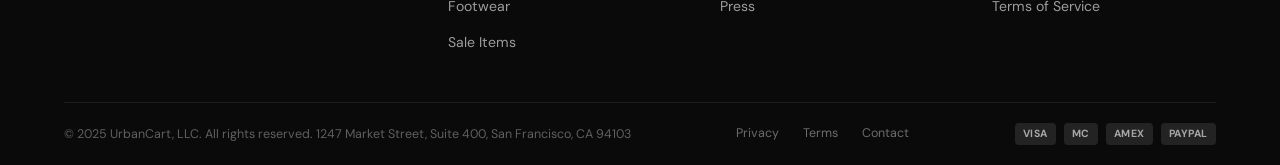
<file: pages/privacy.html>
<!DOCTYPE html>
<html lang="en">
<head>
  <meta charset="UTF-8">
  <meta name="viewport" content="width=device-width, initial-scale=1.0">
  <title>Privacy Policy | UrbanCart</title>
  <meta name="description" content="UrbanCart Privacy Policy — how we collect, use, and protect your personal data when you shop with us.">
  <link rel="stylesheet" href="../css/style.css">
</head>
<body class="page-transition">
<div id="mainNav"></div>
<div id="cartDrawer"></div>
<div id="cookieMount"></div>

<div class="page-hero" style="padding-top:calc(var(--nav-h) + 24px + 40px)">
  <div class="container">
    <div class="breadcrumb"><a href="../index.html">Home</a><span>/</span><span>Privacy Policy</span></div>
    <h1>Privacy Policy</h1>
    <p style="margin-top:.5rem">Last updated: June 1, 2025</p>
  </div>
</div>

<section class="section">
  <div class="container">
    <div class="legal-body">
      <span class="last-updated">Effective Date: January 1, 2025 · Last Updated: June 1, 2025</span>

      <p>UrbanCart, LLC ("UrbanCart," "we," "us," or "our") is committed to protecting your privacy. This Privacy Policy explains how we collect, use, disclose, and safeguard your information when you visit our website and make purchases. Please read this policy carefully. If you disagree with its terms, please discontinue use of the site.</p>

      <div class="legal-toc">
        <strong style="font-size:.82rem;color:var(--ink);display:block;margin-bottom:.75rem">Table of Contents</strong>
        <ol>
          <li><a href="#collect">Information We Collect</a></li>
          <li><a href="#use">How We Use Your Information</a></li>
          <li><a href="#cookies">Cookies & Tracking</a></li>
          <li><a href="#share">Sharing Your Information</a></li>
          <li><a href="#retention">Data Retention</a></li>
          <li><a href="#rights">Your Rights & Choices</a></li>
          <li><a href="#security">Data Security</a></li>
          <li><a href="#children">Children's Privacy</a></li>
          <li><a href="#california">California Residents (CCPA)</a></li>
          <li><a href="#changes">Changes to This Policy</a></li>
          <li><a href="#contact-priv">Contact Us</a></li>
        </ol>
      </div>

      <h2 id="collect">1. Information We Collect</h2>
      <h3>Information You Provide</h3>
      <p>We collect information you voluntarily provide when you:</p>
      <ul>
        <li>Create an account or place an order (name, email, phone, shipping/billing address, payment information)</li>
        <li>Contact us through our contact form, email, or phone</li>
        <li>Subscribe to our newsletter</li>
        <li>Submit a product review</li>
        <li>Participate in surveys or promotions</li>
      </ul>

      <h3>Information Collected Automatically</h3>
      <p>When you visit our website, we automatically collect certain technical information, including:</p>
      <ul>
        <li>IP address and approximate geographic location</li>
        <li>Browser type, version, and operating system</li>
        <li>Pages visited, time on site, and navigation path</li>
        <li>Referring URLs</li>
        <li>Device identifiers and cookie data</li>
      </ul>

      <h2 id="use">2. How We Use Your Information</h2>
      <p>We use the information we collect to:</p>
      <ul>
        <li>Process and fulfill your orders, including payment processing and shipping</li>
        <li>Send order confirmations, shipping updates, and delivery notifications</li>
        <li>Respond to your customer service inquiries and support requests</li>
        <li>Send promotional emails and newsletters (with your consent)</li>
        <li>Improve our website, products, and shopping experience</li>
        <li>Detect and prevent fraud and unauthorized transactions</li>
        <li>Comply with legal obligations and enforce our terms</li>
        <li>Analyze shopping trends to improve our product curation</li>
      </ul>

      <h2 id="cookies">3. Cookies & Tracking Technologies</h2>
      <p>We use cookies and similar technologies to enhance your shopping experience. Types of cookies we use include:</p>
      <ul>
        <li><strong>Essential Cookies:</strong> Required for core site functionality (cart, checkout, authentication). Cannot be disabled.</li>
        <li><strong>Analytics Cookies:</strong> Help us understand how visitors use our site (e.g., Google Analytics). These are anonymized.</li>
        <li><strong>Marketing Cookies:</strong> Used to deliver relevant advertising and measure campaign performance.</li>
        <li><strong>Preference Cookies:</strong> Remember your settings and preferences for future visits.</li>
      </ul>
      <p>You can control cookie preferences through the consent banner displayed on your first visit, or through your browser settings. Disabling certain cookies may limit site functionality. Our advertising partners may also set cookies; we comply with applicable advertising platform policies regarding cookie usage.</p>

      <h2 id="share">4. Sharing Your Information</h2>
      <p>We do not sell your personal information. We may share information with:</p>
      <ul>
        <li><strong>Payment processors</strong> (e.g., Stripe, PayPal) to complete transactions securely</li>
        <li><strong>Shipping carriers</strong> (UPS, FedEx, USPS) to fulfill and track your orders</li>
        <li><strong>Email service providers</strong> to send transactional and marketing communications</li>
        <li><strong>Analytics providers</strong> to help us understand site performance</li>
        <li><strong>Law enforcement or regulators</strong> when required by law or to protect rights and safety</li>
        <li><strong>Business successors</strong> in the event of a merger, acquisition, or asset sale, with appropriate notice</li>
      </ul>
      <p>All third-party service providers are contractually required to protect your information and use it only for the specific purpose for which it was shared.</p>

      <h2 id="retention">5. Data Retention</h2>
      <p>We retain personal information for as long as necessary to fulfill the purposes described in this policy:</p>
      <ul>
        <li>Order and transaction records: 7 years (legal and accounting requirements)</li>
        <li>Customer account data: Duration of account plus 2 years after closure</li>
        <li>Marketing preferences and consent: Until opt-out plus 3 years</li>
        <li>Website analytics: 26 months (Google Analytics default)</li>
        <li>Contact inquiries: 3 years from last interaction</li>
      </ul>

      <h2 id="rights">6. Your Rights & Choices</h2>
      <p>You have the following rights regarding your personal information:</p>
      <ul>
        <li><strong>Access:</strong> Request a copy of the personal data we hold about you</li>
        <li><strong>Correction:</strong> Request correction of inaccurate or incomplete data</li>
        <li><strong>Deletion:</strong> Request deletion of your personal data (subject to legal retention requirements)</li>
        <li><strong>Opt-Out of Marketing:</strong> Unsubscribe from emails at any time via the link in any email, or by contacting us</li>
        <li><strong>Data Portability:</strong> Request your data in a structured, machine-readable format</li>
        <li><strong>Cookie Control:</strong> Manage cookie preferences via your browser or our consent banner</li>
      </ul>
      <p>To exercise these rights, contact us at <a href="mailto:privacy@urbancart.com">privacy@urbancart.com</a>. We will respond within 30 days.</p>

      <h2 id="security">7. Data Security</h2>
      <p>We implement industry-standard security measures to protect your information, including SSL/TLS encryption for all data transmission, PCI-DSS compliant payment processing (we never store full card numbers), access controls and employee data security training, and regular security assessments.</p>
      <p>While we take reasonable precautions, no online transmission or storage system is 100% secure. We encourage you to use strong passwords and notify us immediately if you suspect any unauthorized access to your account.</p>

      <h2 id="children">8. Children's Privacy</h2>
      <p>Our website is not directed to individuals under 13 years of age. We do not knowingly collect personal information from children under 13. If you believe a child has provided us with personal information, please contact us immediately and we will promptly delete such information.</p>

      <h2 id="california">9. California Residents — CCPA</h2>
      <p>If you are a California resident, you have additional rights under the California Consumer Privacy Act (CCPA):</p>
      <ul>
        <li>The right to know what personal information we collect and how it is used and shared</li>
        <li>The right to delete personal information we have collected (with certain exceptions)</li>
        <li>The right to opt out of the sale of personal information — <strong>we do not sell personal information</strong></li>
        <li>The right to non-discrimination for exercising your CCPA rights</li>
      </ul>
      <p>To submit a verifiable consumer request, contact us at <a href="mailto:privacy@urbancart.com">privacy@urbancart.com</a> or call (415) 555-0199.</p>

      <h2 id="changes">10. Changes to This Policy</h2>
      <p>We may update this Privacy Policy periodically. We will post the revised policy on this page with an updated effective date. For material changes, we will provide prominent notice on our website or by email. Your continued use of our site after any changes constitutes your acceptance of the updated policy.</p>

      <h2 id="contact-priv">11. Contact Us</h2>
      <p>For questions, concerns, or requests regarding this Privacy Policy or your personal data:</p>
      <div style="background:var(--surface-2);border:1px solid var(--border);border-left:3px solid var(--blue);border-radius:0 var(--radius-lg) var(--radius-lg) 0;padding:20px 24px;margin-top:1rem">
        <p style="margin:0"><strong style="color:var(--ink);display:block;margin-bottom:.5rem">UrbanCart, LLC — Privacy Team</strong>
        1247 Market Street, Suite 400<br>
        San Francisco, CA 94103, USA<br>
        Email: <a href="mailto:privacy@urbancart.com">privacy@urbancart.com</a><br>
        Phone: <a href="tel:+14155550199">(415) 555-0199</a></p>
      </div>
    </div>
  </div>
</section>

<div id="mainFooter"></div>
<div class="toast-container"></div>
<script src="../js/store.js"></script>
<script src="../js/shared-ui.js"></script>
</body>
</html>
</file>
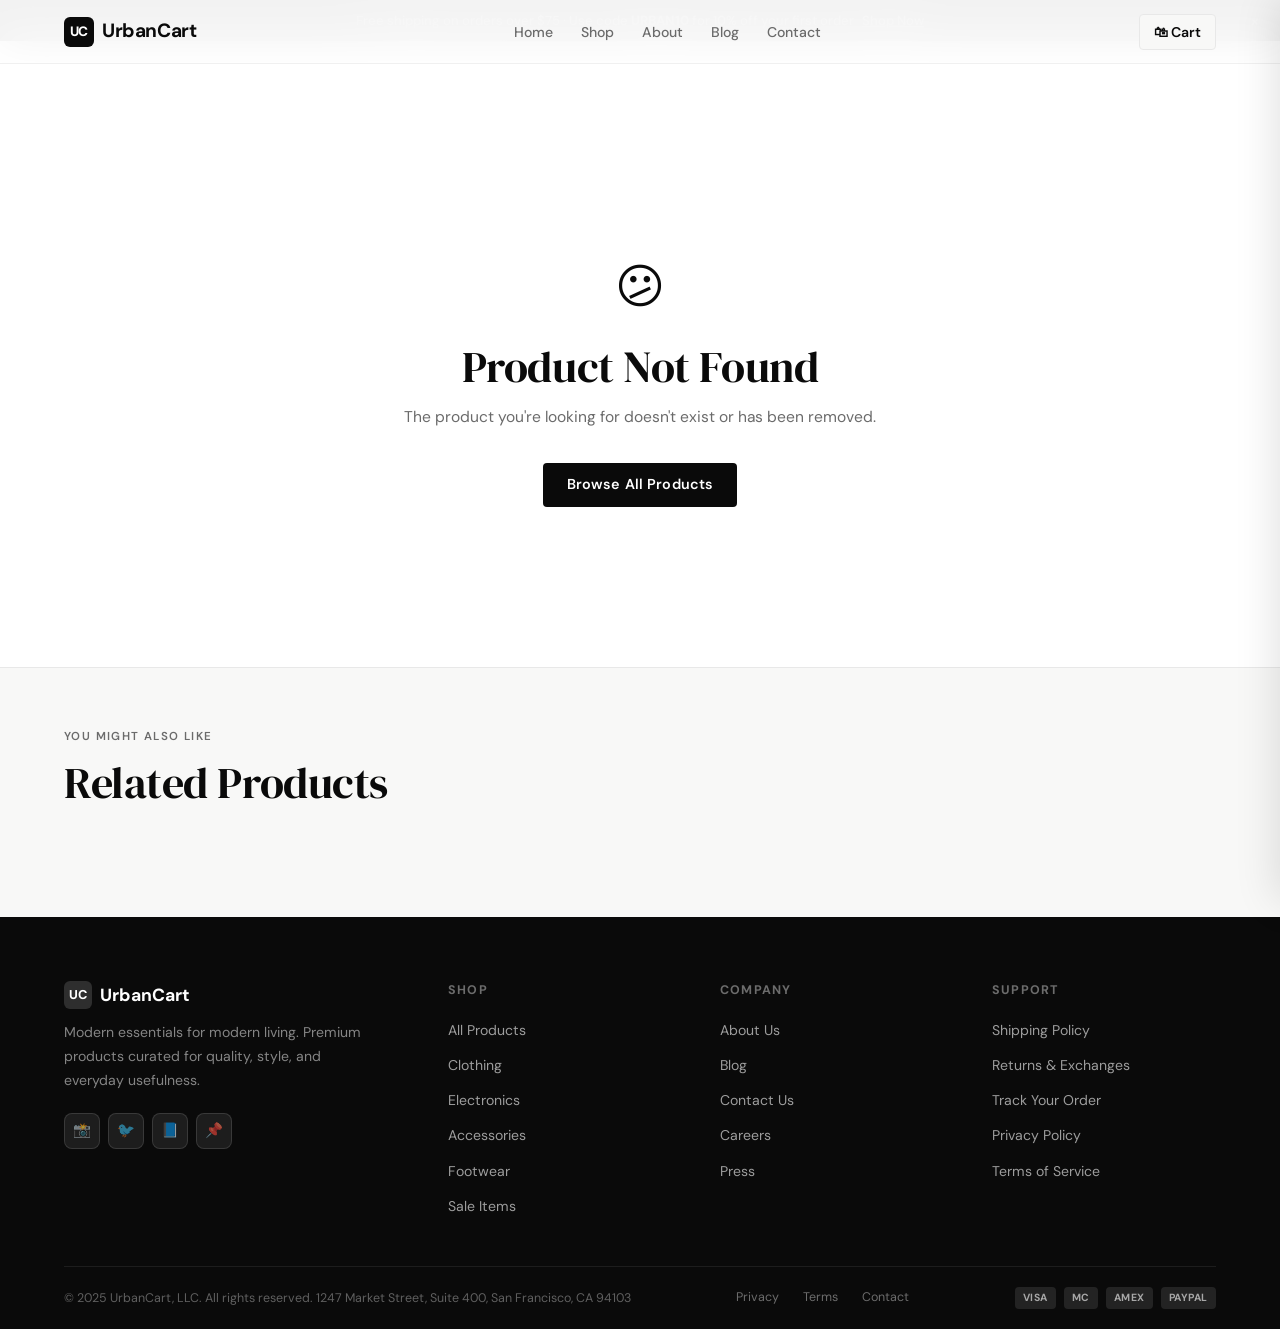
<file: pages/product.html>
<!DOCTYPE html>
<html lang="en">
<head>
  <meta charset="UTF-8">
  <meta name="viewport" content="width=device-width, initial-scale=1.0">
  <title>Product | UrbanCart</title>
  <meta name="description" content="Shop premium products at UrbanCart. Free shipping on orders over $75.">
  <link rel="stylesheet" href="../css/style.css">
</head>
<body class="page-transition">
<div id="mainNav"></div>
<div id="cartDrawer"></div>
<div id="cookieMount"></div>

<div style="padding-top:calc(var(--nav-h) + 40px + 24px)"><!-- offset for announce bar --></div>

<section class="section" style="padding-top:0">
  <div class="container" id="productDetail">
    <div style="display:flex;align-items:center;justify-content:center;height:300px">
      <p style="color:var(--muted-2)">Loading product...</p>
    </div>
  </div>
</section>

<section class="related-section">
  <div class="container">
    <div class="section-header reveal">
      <span class="eyebrow">You might also like</span>
      <h2>Related Products</h2>
    </div>
    <div class="product-grid" id="relatedGrid"></div>
  </div>
</section>

<div id="mainFooter"></div>
<div class="toast-container"></div>

<script src="../js/store.js"></script>
<script src="../js/shared-ui.js"></script>
<script>
let currentProduct = null;
let selectedVariant = '';
let qty = 1;

function renderProduct(product) {
  currentProduct = product;
  document.title = `${product.name} | UrbanCart`;
  const save = product.originalPrice ? Math.round((1 - product.price / product.originalPrice) * 100) : 0;
  const stars = '★'.repeat(Math.round(product.rating)) + '☆'.repeat(5 - Math.round(product.rating));

  document.getElementById('productDetail').innerHTML = `
    <div class="breadcrumb">
      <a href="../index.html">Home</a><span>/</span>
      <a href="shop.html">Shop</a><span>/</span>
      <a href="shop.html?cat=${encodeURIComponent(product.category)}">${product.category}</a><span>/</span>
      <span>${product.name}</span>
    </div>

    <div class="product-detail-grid">
      <!-- GALLERY -->
      <div class="product-gallery">
        <div class="gallery-main">
          <img src="${product.images[0]}" alt="${product.name}" id="galleryMain" loading="eager">
        </div>
        <div class="gallery-thumbs">
          ${product.images.map((img, i) => `
            <div class="gallery-thumb ${i === 0 ? 'active' : ''}" onclick="switchImg('${img}', this)">
              <img src="${img}" alt="View ${i + 1}" loading="lazy">
            </div>
          `).join('')}
        </div>
      </div>

      <!-- INFO -->
      <div>
        <div class="detail-badge-row">
          ${product.badge === 'sale' ? '<span class="detail-badge sale">Sale</span>' : ''}
          ${product.badge === 'new' ? '<span class="detail-badge new">New Arrival</span>' : ''}
          ${product.badge === 'hot' ? '<span class="detail-badge bestseller">🔥 Hot</span>' : ''}
          ${product.featured ? '<span class="detail-badge new">Best Seller</span>' : ''}
        </div>

        <h1 class="detail-title">${product.name}</h1>

        <div class="detail-rating">
          <span class="detail-stars">${stars}</span>
          <span class="detail-rating-count">${product.rating} · (${product.reviews.toLocaleString()} reviews)</span>
        </div>

        <div class="detail-price-row">
          <span class="detail-price">$${product.price.toFixed(2)}</span>
          ${product.originalPrice ? `<span class="detail-price-orig">$${product.originalPrice.toFixed(2)}</span>` : ''}
          ${save > 0 ? `<span class="detail-save">Save ${save}%</span>` : ''}
        </div>

        <p class="detail-desc">${product.description}</p>

        ${product.colors ? `
          <div class="detail-variants">
            <div class="detail-variants-label">Color: <strong id="colorLabel">${product.colors[0]}</strong></div>
            <div class="variant-options" id="colorOptions">
              ${product.colors.map((c, i) => `
                <button class="variant-btn ${i === 0 ? 'active' : ''}" onclick="selectColor(this, '${c}')">${c}</button>
              `).join('')}
            </div>
          </div>
        ` : ''}

        ${product.sizes ? `
          <div class="detail-variants">
            <div class="detail-variants-label">Size: <strong id="sizeLabel">Select a size</strong></div>
            <div class="variant-options" id="sizeOptions">
              ${product.sizes.map(s => `
                <button class="variant-btn" onclick="selectSize(this, '${s}')">${s}</button>
              `).join('')}
            </div>
          </div>
        ` : ''}

        <div class="detail-qty">
          <span class="detail-qty-label">Qty:</span>
          <div class="detail-qty-ctrl">
            <button class="dqty-btn" onclick="changeQty(-1)">−</button>
            <span class="dqty-val" id="qtyDisplay">1</span>
            <button class="dqty-btn" onclick="changeQty(1)">+</button>
          </div>
        </div>

        <div class="detail-cta-row">
          <button class="btn btn-primary btn-lg" id="addToCartBtn" onclick="addToCart()" style="flex:1">
            Add to Cart
          </button>
          <button class="btn btn-outline btn-icon btn-lg" onclick="toggleWishDetail()" id="wishBtn" aria-label="Wishlist">
            ${Wishlist.has(product.id) ? '❤️' : '🤍'}
          </button>
        </div>

        <div class="detail-meta">
          <div class="detail-meta-item">✅ <span><strong>In Stock</strong> — Ready to ship in 1–2 business days</span></div>
          <div class="detail-meta-item">🚚 <span><strong>Free Shipping</strong> on orders over $75</span></div>
          <div class="detail-meta-item">↩️ <span><strong>30-Day Returns</strong> — No questions asked</span></div>
          <div class="detail-meta-item">🔒 <span><strong>Secure Payment</strong> — SSL encrypted checkout</span></div>
        </div>

        <div class="detail-accordion">
          <div class="accordion-item">
            <button class="accordion-btn">Product Features <span class="accordion-icon">+</span></button>
            <div class="accordion-body">
              <div class="accordion-inner">
                <ul style="list-style:disc;padding-left:1.25rem;display:flex;flex-direction:column;gap:.4rem">
                  ${product.features.map(f => `<li>${f}</li>`).join('')}
                </ul>
              </div>
            </div>
          </div>
          <div class="accordion-item">
            <button class="accordion-btn">Shipping & Returns <span class="accordion-icon">+</span></button>
            <div class="accordion-body">
              <div class="accordion-inner">
                <p><strong>Free Standard Shipping</strong> on orders over $75 (3–5 business days).<br>Expedited shipping available at checkout. Express (1–2 days) from $14.99.</p>
                <p style="margin-top:.75rem"><strong>30-Day Returns:</strong> Return any item within 30 days of delivery in its original condition for a full refund. We'll provide a prepaid return label.</p>
              </div>
            </div>
          </div>
          <div class="accordion-item">
            <button class="accordion-btn">Care Instructions <span class="accordion-icon">+</span></button>
            <div class="accordion-body">
              <div class="accordion-inner">
                <p>Please refer to the product label for specific care instructions. When in doubt, hand wash in cold water and air dry to preserve quality and extend product life.</p>
              </div>
            </div>
          </div>
        </div>
      </div>
    </div>
  `;

  // Set initial variant
  if (product.colors) selectedVariant = product.colors[0];

  initAccordions();
}

function switchImg(src, thumbEl) {
  document.getElementById('galleryMain').src = src;
  document.querySelectorAll('.gallery-thumb').forEach(t => t.classList.remove('active'));
  thumbEl.classList.add('active');
}

function selectColor(btn, color) {
  document.querySelectorAll('#colorOptions .variant-btn').forEach(b => b.classList.remove('active'));
  btn.classList.add('active');
  selectedVariant = color;
  document.getElementById('colorLabel').textContent = color;
}

function selectSize(btn, size) {
  document.querySelectorAll('#sizeOptions .variant-btn').forEach(b => b.classList.remove('active'));
  btn.classList.add('active');
  selectedVariant = size;
  document.getElementById('sizeLabel').textContent = size;
}

function changeQty(delta) {
  qty = Math.min(Math.max(1, qty + delta), 10);
  document.getElementById('qtyDisplay').textContent = qty;
}

function addToCart() {
  if (!currentProduct) return;
  Cart.add(currentProduct.id, qty, selectedVariant);
  const btn = document.getElementById('addToCartBtn');
  btn.textContent = '✓ Added to Cart!';
  btn.style.background = 'var(--green)';
  showToast(`${currentProduct.name} added to cart`, 'success');
  openCart();
  setTimeout(() => { btn.textContent = 'Add to Cart'; btn.style.background = ''; }, 2000);
}

function toggleWishDetail() {
  if (!currentProduct) return;
  const added = Wishlist.toggle(currentProduct.id);
  document.getElementById('wishBtn').textContent = added ? '❤️' : '🤍';
  showToast(added ? 'Added to wishlist' : 'Removed from wishlist');
}

function renderRelated(product) {
  const related = PRODUCTS.filter(p => p.id !== product.id && p.category === product.category).slice(0, 4);
  const fallback = related.length < 4 ? PRODUCTS.filter(p => p.id !== product.id && !related.includes(p)).slice(0, 4 - related.length) : [];
  const items = [...related, ...fallback].slice(0, 4);
  document.getElementById('relatedGrid').innerHTML = items.map(p => buildProductCard(p, '../')).join('');
}

document.addEventListener('DOMContentLoaded', () => {
  const params = new URLSearchParams(location.search);
  const id = parseInt(params.get('id'));
  const product = PRODUCTS.find(p => p.id === id);
  if (product) {
    renderProduct(product);
    renderRelated(product);
  } else {
    document.getElementById('productDetail').innerHTML = `
      <div style="text-align:center;padding:80px 0">
        <div style="font-size:3rem;margin-bottom:1rem">😕</div>
        <h2>Product Not Found</h2>
        <p style="margin:.75rem 0 2rem">The product you're looking for doesn't exist or has been removed.</p>
        <a href="shop.html" class="btn btn-primary">Browse All Products</a>
      </div>`;
  }
});
</script>
</body>
</html>
</file>
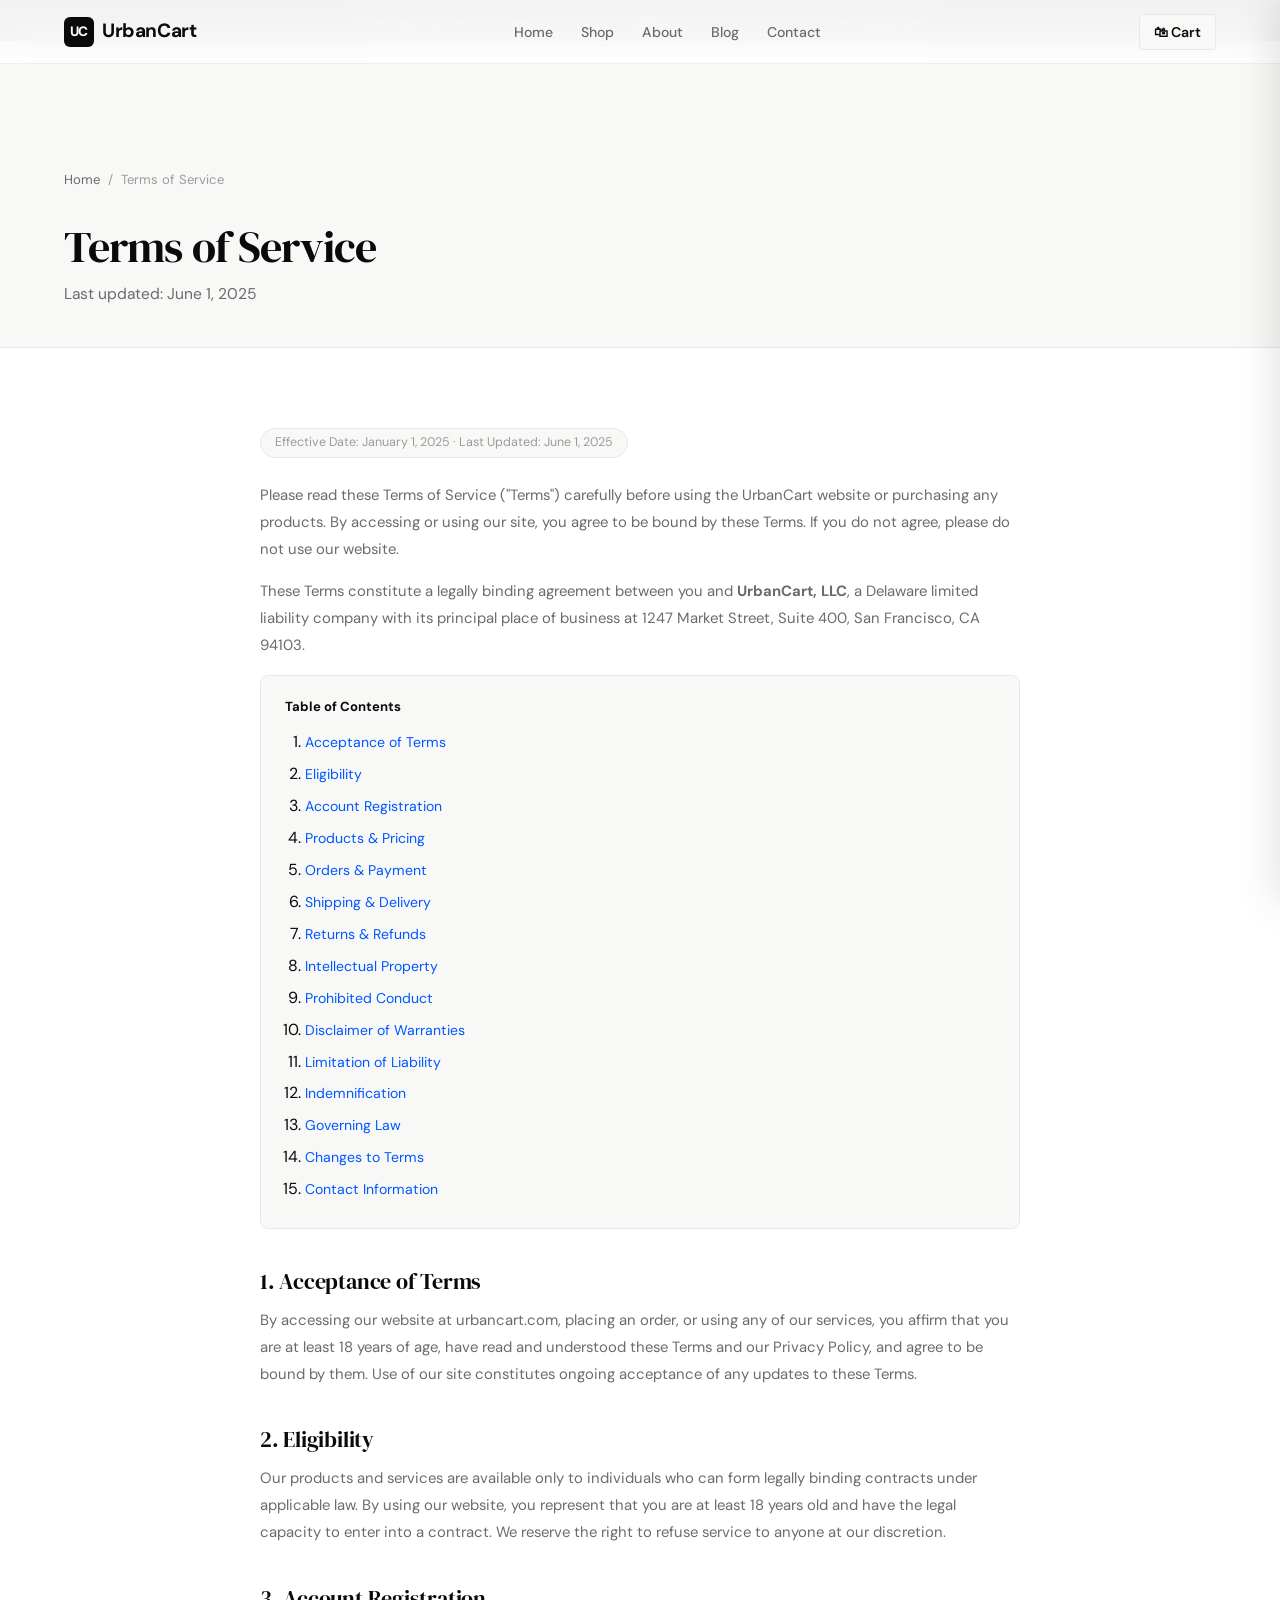
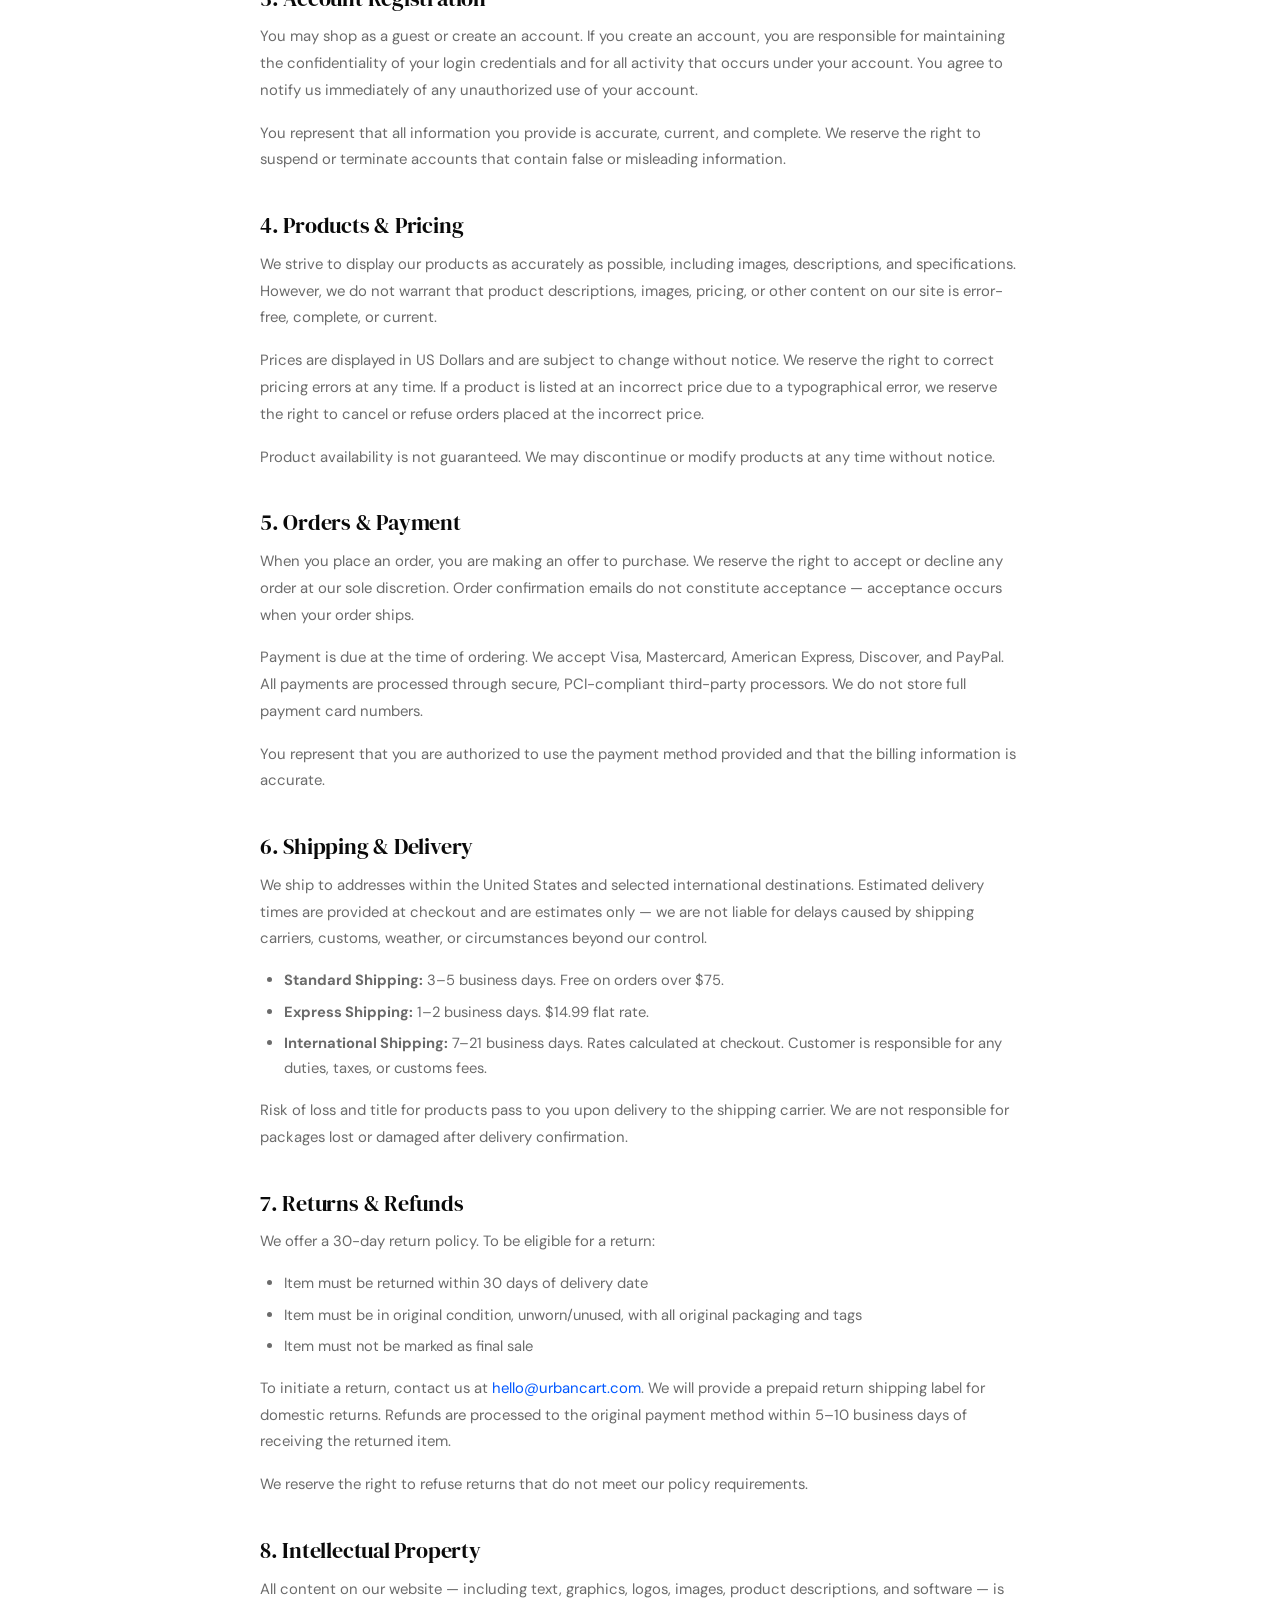
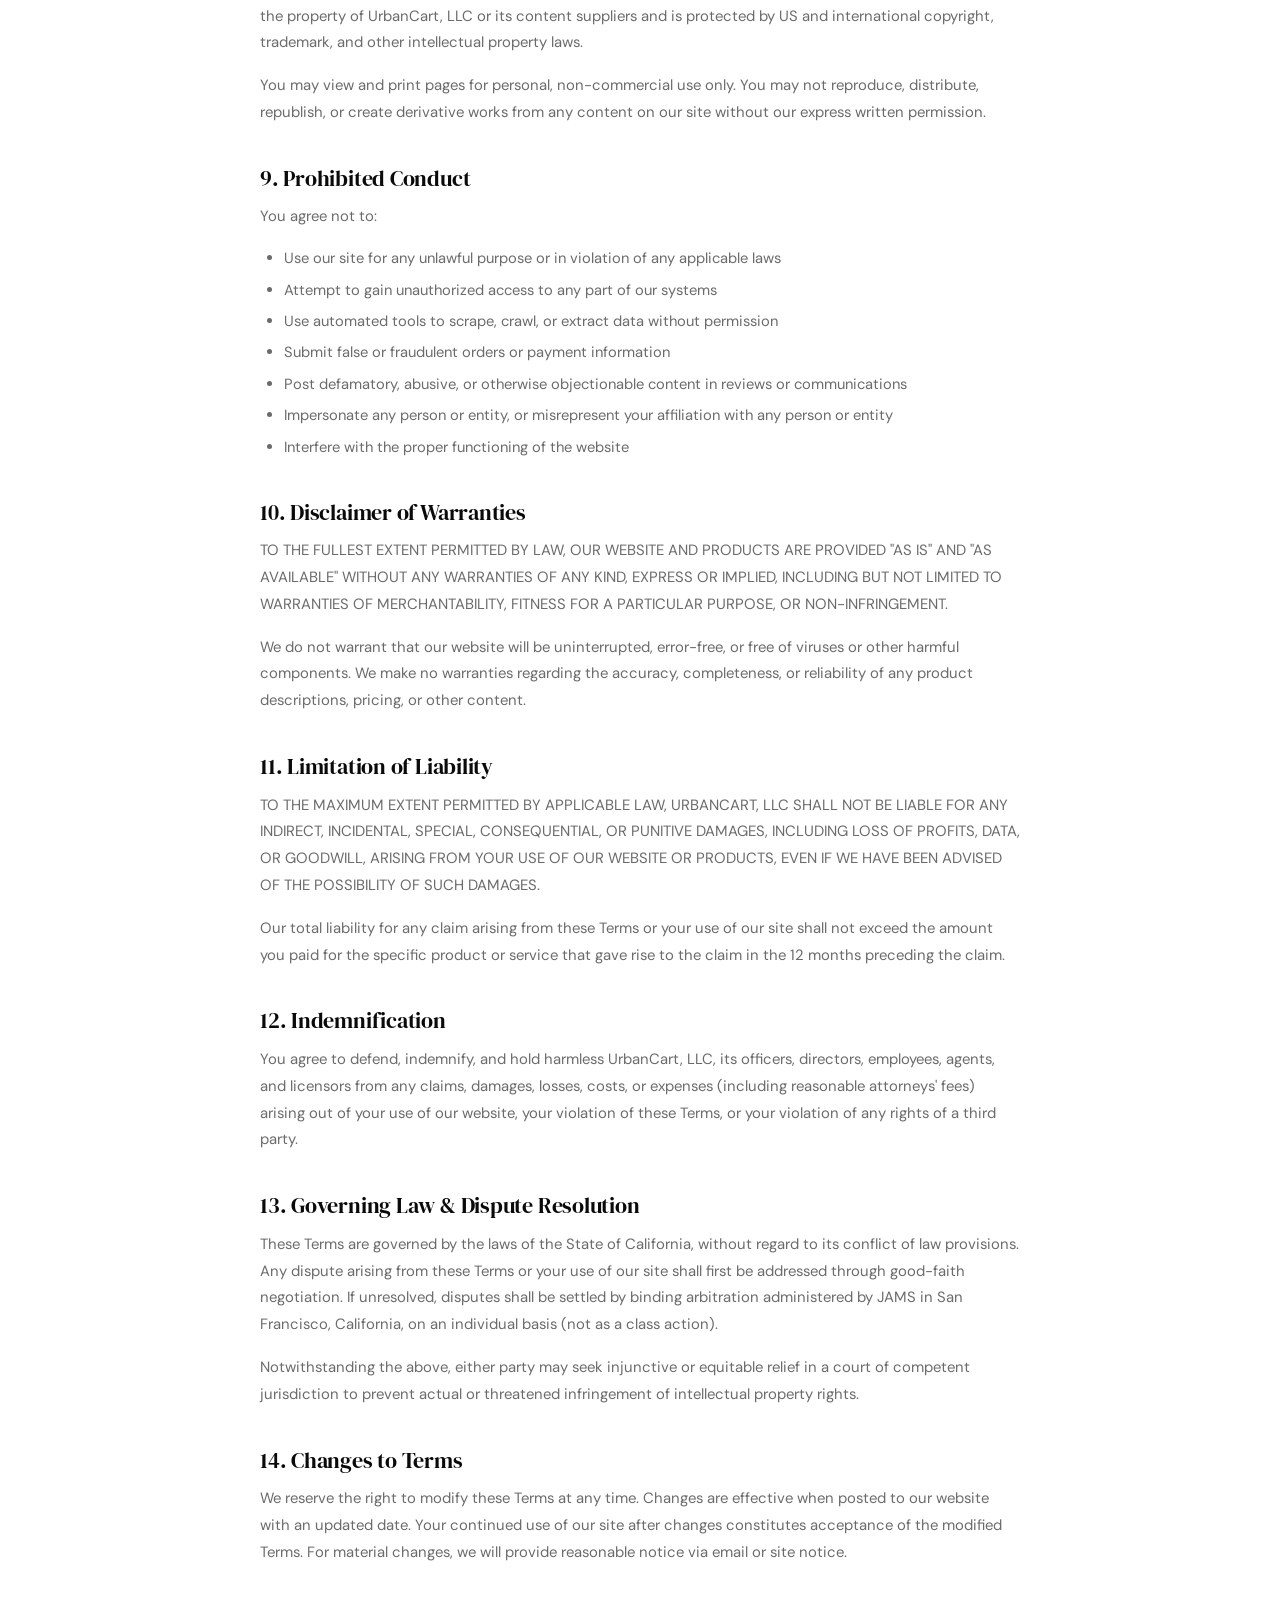
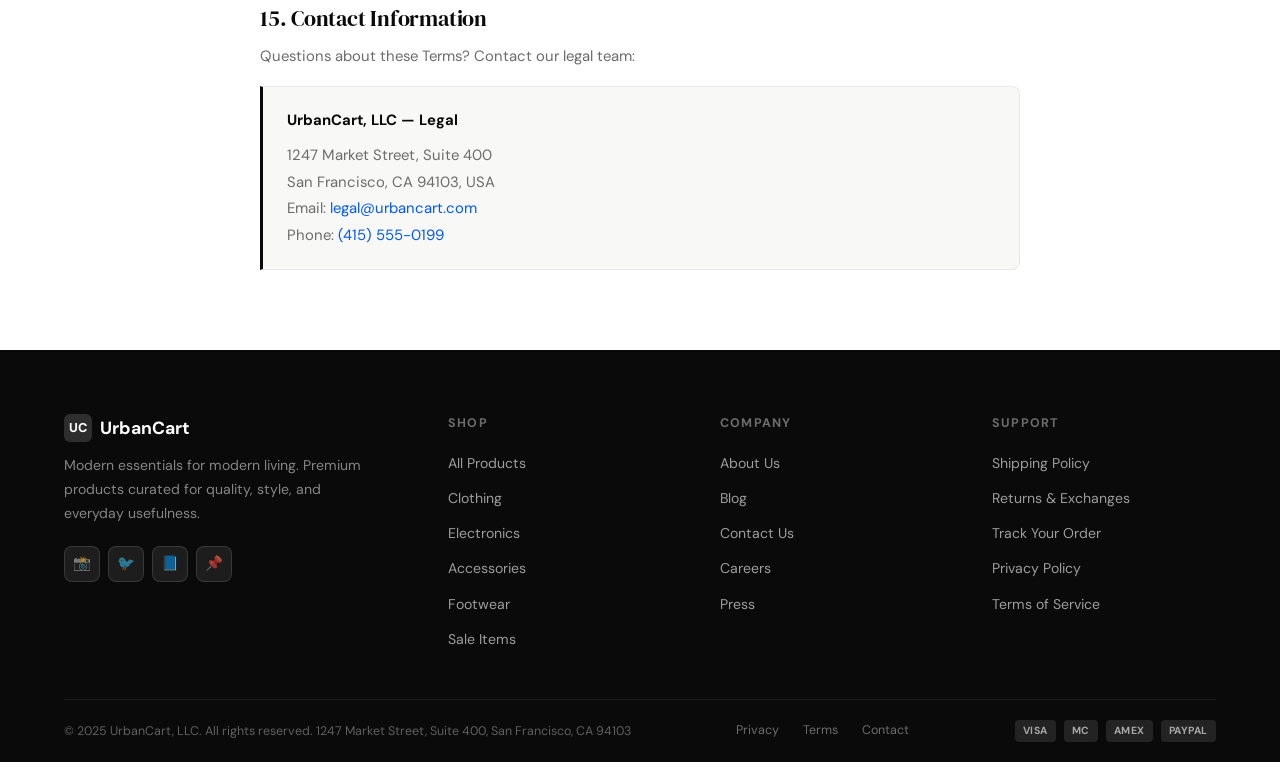
<file: pages/terms.html>
<!DOCTYPE html>
<html lang="en">
<head>
  <meta charset="UTF-8">
  <meta name="viewport" content="width=device-width, initial-scale=1.0">
  <title>Terms of Service | UrbanCart</title>
  <meta name="description" content="UrbanCart Terms of Service — the rules and policies governing your use of our website and purchasing our products.">
  <link rel="stylesheet" href="../css/style.css">
</head>
<body class="page-transition">
<div id="mainNav"></div>
<div id="cartDrawer"></div>
<div id="cookieMount"></div>

<div class="page-hero" style="padding-top:calc(var(--nav-h) + 24px + 40px)">
  <div class="container">
    <div class="breadcrumb"><a href="../index.html">Home</a><span>/</span><span>Terms of Service</span></div>
    <h1>Terms of Service</h1>
    <p style="margin-top:.5rem">Last updated: June 1, 2025</p>
  </div>
</div>

<section class="section">
  <div class="container">
    <div class="legal-body">
      <span class="last-updated">Effective Date: January 1, 2025 · Last Updated: June 1, 2025</span>

      <p>Please read these Terms of Service ("Terms") carefully before using the UrbanCart website or purchasing any products. By accessing or using our site, you agree to be bound by these Terms. If you do not agree, please do not use our website.</p>
      <p>These Terms constitute a legally binding agreement between you and <strong>UrbanCart, LLC</strong>, a Delaware limited liability company with its principal place of business at 1247 Market Street, Suite 400, San Francisco, CA 94103.</p>

      <div class="legal-toc">
        <strong style="font-size:.82rem;color:var(--ink);display:block;margin-bottom:.75rem">Table of Contents</strong>
        <ol>
          <li><a href="#acceptance">Acceptance of Terms</a></li>
          <li><a href="#eligibility">Eligibility</a></li>
          <li><a href="#account">Account Registration</a></li>
          <li><a href="#products">Products & Pricing</a></li>
          <li><a href="#orders">Orders & Payment</a></li>
          <li><a href="#shipping">Shipping & Delivery</a></li>
          <li><a href="#returns">Returns & Refunds</a></li>
          <li><a href="#ip">Intellectual Property</a></li>
          <li><a href="#conduct">Prohibited Conduct</a></li>
          <li><a href="#disclaimer">Disclaimer of Warranties</a></li>
          <li><a href="#liability">Limitation of Liability</a></li>
          <li><a href="#indemnification">Indemnification</a></li>
          <li><a href="#governing">Governing Law</a></li>
          <li><a href="#changes-terms">Changes to Terms</a></li>
          <li><a href="#contact-terms">Contact Information</a></li>
        </ol>
      </div>

      <h2 id="acceptance">1. Acceptance of Terms</h2>
      <p>By accessing our website at urbancart.com, placing an order, or using any of our services, you affirm that you are at least 18 years of age, have read and understood these Terms and our Privacy Policy, and agree to be bound by them. Use of our site constitutes ongoing acceptance of any updates to these Terms.</p>

      <h2 id="eligibility">2. Eligibility</h2>
      <p>Our products and services are available only to individuals who can form legally binding contracts under applicable law. By using our website, you represent that you are at least 18 years old and have the legal capacity to enter into a contract. We reserve the right to refuse service to anyone at our discretion.</p>

      <h2 id="account">3. Account Registration</h2>
      <p>You may shop as a guest or create an account. If you create an account, you are responsible for maintaining the confidentiality of your login credentials and for all activity that occurs under your account. You agree to notify us immediately of any unauthorized use of your account.</p>
      <p>You represent that all information you provide is accurate, current, and complete. We reserve the right to suspend or terminate accounts that contain false or misleading information.</p>

      <h2 id="products">4. Products & Pricing</h2>
      <p>We strive to display our products as accurately as possible, including images, descriptions, and specifications. However, we do not warrant that product descriptions, images, pricing, or other content on our site is error-free, complete, or current.</p>
      <p>Prices are displayed in US Dollars and are subject to change without notice. We reserve the right to correct pricing errors at any time. If a product is listed at an incorrect price due to a typographical error, we reserve the right to cancel or refuse orders placed at the incorrect price.</p>
      <p>Product availability is not guaranteed. We may discontinue or modify products at any time without notice.</p>

      <h2 id="orders">5. Orders & Payment</h2>
      <p>When you place an order, you are making an offer to purchase. We reserve the right to accept or decline any order at our sole discretion. Order confirmation emails do not constitute acceptance — acceptance occurs when your order ships.</p>
      <p>Payment is due at the time of ordering. We accept Visa, Mastercard, American Express, Discover, and PayPal. All payments are processed through secure, PCI-compliant third-party processors. We do not store full payment card numbers.</p>
      <p>You represent that you are authorized to use the payment method provided and that the billing information is accurate.</p>

      <h2 id="shipping">6. Shipping & Delivery</h2>
      <p>We ship to addresses within the United States and selected international destinations. Estimated delivery times are provided at checkout and are estimates only — we are not liable for delays caused by shipping carriers, customs, weather, or circumstances beyond our control.</p>
      <ul>
        <li><strong>Standard Shipping:</strong> 3–5 business days. Free on orders over $75.</li>
        <li><strong>Express Shipping:</strong> 1–2 business days. $14.99 flat rate.</li>
        <li><strong>International Shipping:</strong> 7–21 business days. Rates calculated at checkout. Customer is responsible for any duties, taxes, or customs fees.</li>
      </ul>
      <p>Risk of loss and title for products pass to you upon delivery to the shipping carrier. We are not responsible for packages lost or damaged after delivery confirmation.</p>

      <h2 id="returns">7. Returns & Refunds</h2>
      <p>We offer a 30-day return policy. To be eligible for a return:</p>
      <ul>
        <li>Item must be returned within 30 days of delivery date</li>
        <li>Item must be in original condition, unworn/unused, with all original packaging and tags</li>
        <li>Item must not be marked as final sale</li>
      </ul>
      <p>To initiate a return, contact us at <a href="mailto:hello@urbancart.com">hello@urbancart.com</a>. We will provide a prepaid return shipping label for domestic returns. Refunds are processed to the original payment method within 5–10 business days of receiving the returned item.</p>
      <p>We reserve the right to refuse returns that do not meet our policy requirements.</p>

      <h2 id="ip">8. Intellectual Property</h2>
      <p>All content on our website — including text, graphics, logos, images, product descriptions, and software — is the property of UrbanCart, LLC or its content suppliers and is protected by US and international copyright, trademark, and other intellectual property laws.</p>
      <p>You may view and print pages for personal, non-commercial use only. You may not reproduce, distribute, republish, or create derivative works from any content on our site without our express written permission.</p>

      <h2 id="conduct">9. Prohibited Conduct</h2>
      <p>You agree not to:</p>
      <ul>
        <li>Use our site for any unlawful purpose or in violation of any applicable laws</li>
        <li>Attempt to gain unauthorized access to any part of our systems</li>
        <li>Use automated tools to scrape, crawl, or extract data without permission</li>
        <li>Submit false or fraudulent orders or payment information</li>
        <li>Post defamatory, abusive, or otherwise objectionable content in reviews or communications</li>
        <li>Impersonate any person or entity, or misrepresent your affiliation with any person or entity</li>
        <li>Interfere with the proper functioning of the website</li>
      </ul>

      <h2 id="disclaimer">10. Disclaimer of Warranties</h2>
      <p>TO THE FULLEST EXTENT PERMITTED BY LAW, OUR WEBSITE AND PRODUCTS ARE PROVIDED "AS IS" AND "AS AVAILABLE" WITHOUT ANY WARRANTIES OF ANY KIND, EXPRESS OR IMPLIED, INCLUDING BUT NOT LIMITED TO WARRANTIES OF MERCHANTABILITY, FITNESS FOR A PARTICULAR PURPOSE, OR NON-INFRINGEMENT.</p>
      <p>We do not warrant that our website will be uninterrupted, error-free, or free of viruses or other harmful components. We make no warranties regarding the accuracy, completeness, or reliability of any product descriptions, pricing, or other content.</p>

      <h2 id="liability">11. Limitation of Liability</h2>
      <p>TO THE MAXIMUM EXTENT PERMITTED BY APPLICABLE LAW, URBANCART, LLC SHALL NOT BE LIABLE FOR ANY INDIRECT, INCIDENTAL, SPECIAL, CONSEQUENTIAL, OR PUNITIVE DAMAGES, INCLUDING LOSS OF PROFITS, DATA, OR GOODWILL, ARISING FROM YOUR USE OF OUR WEBSITE OR PRODUCTS, EVEN IF WE HAVE BEEN ADVISED OF THE POSSIBILITY OF SUCH DAMAGES.</p>
      <p>Our total liability for any claim arising from these Terms or your use of our site shall not exceed the amount you paid for the specific product or service that gave rise to the claim in the 12 months preceding the claim.</p>

      <h2 id="indemnification">12. Indemnification</h2>
      <p>You agree to defend, indemnify, and hold harmless UrbanCart, LLC, its officers, directors, employees, agents, and licensors from any claims, damages, losses, costs, or expenses (including reasonable attorneys' fees) arising out of your use of our website, your violation of these Terms, or your violation of any rights of a third party.</p>

      <h2 id="governing">13. Governing Law & Dispute Resolution</h2>
      <p>These Terms are governed by the laws of the State of California, without regard to its conflict of law provisions. Any dispute arising from these Terms or your use of our site shall first be addressed through good-faith negotiation. If unresolved, disputes shall be settled by binding arbitration administered by JAMS in San Francisco, California, on an individual basis (not as a class action).</p>
      <p>Notwithstanding the above, either party may seek injunctive or equitable relief in a court of competent jurisdiction to prevent actual or threatened infringement of intellectual property rights.</p>

      <h2 id="changes-terms">14. Changes to Terms</h2>
      <p>We reserve the right to modify these Terms at any time. Changes are effective when posted to our website with an updated date. Your continued use of our site after changes constitutes acceptance of the modified Terms. For material changes, we will provide reasonable notice via email or site notice.</p>

      <h2 id="contact-terms">15. Contact Information</h2>
      <p>Questions about these Terms? Contact our legal team:</p>
      <div style="background:var(--surface-2);border:1px solid var(--border);border-left:3px solid var(--ink);border-radius:0 var(--radius-lg) var(--radius-lg) 0;padding:20px 24px;margin-top:1rem">
        <p style="margin:0"><strong style="color:var(--ink);display:block;margin-bottom:.5rem">UrbanCart, LLC — Legal</strong>
        1247 Market Street, Suite 400<br>
        San Francisco, CA 94103, USA<br>
        Email: <a href="mailto:legal@urbancart.com">legal@urbancart.com</a><br>
        Phone: <a href="tel:+14155550199">(415) 555-0199</a></p>
      </div>
    </div>
  </div>
</section>

<div id="mainFooter"></div>
<div class="toast-container"></div>
<script src="../js/store.js"></script>
<script src="../js/shared-ui.js"></script>
</body>
</html>
</file>
<file: css/style.css>
@import url('https://fonts.googleapis.com/css2?family=DM+Sans:ital,opsz,wght@0,9..40,300;0,9..40,400;0,9..40,500;0,9..40,600;0,9..40,700;1,9..40,400&family=DM+Serif+Display:ital@0;1&display=swap');

/* ── TOKENS ── */
:root {
  --ink:       #0a0a0a;
  --ink-2:     #1a1a1a;
  --ink-3:     #2d2d2d;
  --muted:     #6b6b6b;
  --muted-2:   #9b9b9b;
  --border:    #e8e8e8;
  --border-2:  #f0f0f0;
  --surface:   #ffffff;
  --surface-2: #f8f8f7;
  --surface-3: #f2f1ef;
  --accent:    #1a1a1a;
  --accent-h:  #000000;
  --blue:      #0057ff;
  --blue-h:    #0044cc;
  --green:     #00875a;
  --red:       #d93025;
  --yellow:    #f5a623;

  --font-display: 'DM Serif Display', Georgia, serif;
  --font-body:    'DM Sans', system-ui, sans-serif;

  --nav-h:    64px;
  --radius:   4px;
  --radius-lg:8px;
  --shadow:   0 1px 3px rgba(0,0,0,.08), 0 4px 16px rgba(0,0,0,.04);
  --shadow-lg:0 8px 32px rgba(0,0,0,.10), 0 2px 8px rgba(0,0,0,.06);
  --transition:.18s cubic-bezier(.4,0,.2,1);
}

/* ── RESET ── */
*,*::before,*::after{box-sizing:border-box;margin:0;padding:0}
html{font-size:16px;scroll-behavior:smooth;-webkit-font-smoothing:antialiased}
body{font-family:var(--font-body);background:var(--surface);color:var(--ink);line-height:1.6;overflow-x:hidden}
img{max-width:100%;height:auto;display:block}
a{color:inherit;text-decoration:none}
button{cursor:pointer;font-family:var(--font-body)}
input,select,textarea{font-family:var(--font-body)}
ul{list-style:none}

/* ── SCROLLBAR ── */
::-webkit-scrollbar{width:5px;height:5px}
::-webkit-scrollbar-track{background:var(--surface-2)}
::-webkit-scrollbar-thumb{background:var(--border);border-radius:99px}
::-webkit-scrollbar-thumb:hover{background:var(--muted-2)}

/* ── SELECTION ── */
::selection{background:#0057ff1a;color:var(--ink)}

/* ── UTILITY ── */
.container{max-width:1200px;margin:0 auto;padding:0 24px}
.container-wide{max-width:1440px;margin:0 auto;padding:0 32px}
.section{padding:80px 0}
.section-sm{padding:48px 0}
.visually-hidden{position:absolute;width:1px;height:1px;overflow:hidden;clip:rect(0,0,0,0)}

/* ── TYPOGRAPHY ── */
h1,h2,h3,h4,h5{line-height:1.15;color:var(--ink)}
h1{font-family:var(--font-display);font-size:clamp(2.4rem,5vw,4rem);font-weight:400;letter-spacing:-.02em}
h2{font-family:var(--font-display);font-size:clamp(1.75rem,3.5vw,2.75rem);font-weight:400;letter-spacing:-.01em}
h3{font-size:1.25rem;font-weight:600;letter-spacing:-.01em}
h4{font-size:1.05rem;font-weight:600}
p{color:var(--muted);font-size:.975rem;line-height:1.7}

.eyebrow{font-size:.72rem;font-weight:600;letter-spacing:.12em;text-transform:uppercase;color:var(--muted);display:block;margin-bottom:.75rem}
.label{font-size:.8rem;font-weight:500;letter-spacing:.04em}

/* ── BUTTONS ── */
.btn{display:inline-flex;align-items:center;justify-content:center;gap:.5rem;padding:0 24px;height:44px;font-size:.9rem;font-weight:600;letter-spacing:.01em;border:none;border-radius:var(--radius);cursor:pointer;transition:var(--transition);white-space:nowrap;position:relative;overflow:hidden}
.btn::after{content:'';position:absolute;inset:0;background:rgba(255,255,255,0);transition:background .15s}
.btn:hover::after{background:rgba(255,255,255,.08)}
.btn-primary{background:var(--ink);color:#fff}
.btn-primary:hover{background:var(--ink-2);transform:translateY(-1px);box-shadow:0 4px 16px rgba(0,0,0,.2)}
.btn-blue{background:var(--blue);color:#fff}
.btn-blue:hover{background:var(--blue-h);transform:translateY(-1px);box-shadow:0 4px 16px rgba(0,87,255,.25)}
.btn-outline{background:transparent;color:var(--ink);border:1.5px solid var(--border)}
.btn-outline:hover{border-color:var(--ink);background:var(--surface-2)}
.btn-ghost{background:transparent;color:var(--muted);border:none;padding:0 12px;height:36px;font-size:.85rem}
.btn-ghost:hover{color:var(--ink);background:var(--surface-2)}
.btn-lg{height:52px;padding:0 32px;font-size:1rem}
.btn-sm{height:36px;padding:0 16px;font-size:.82rem}
.btn-full{width:100%}
.btn-icon{width:44px;padding:0;justify-content:center}

/* ── NAV ── */
.nav{position:fixed;top:0;left:0;right:0;z-index:1000;height:var(--nav-h);background:rgba(255,255,255,.95);backdrop-filter:blur(20px);-webkit-backdrop-filter:blur(20px);border-bottom:1px solid var(--border-2);transition:box-shadow var(--transition)}
.nav.scrolled{box-shadow:0 2px 20px rgba(0,0,0,.06)}
.nav-inner{display:flex;align-items:center;justify-content:space-between;height:100%;max-width:1200px;margin:0 auto;padding:0 24px}
.nav-logo{display:flex;align-items:center;gap:.5rem;font-weight:700;font-size:1.2rem;color:var(--ink);letter-spacing:-.02em}
.nav-logo-icon{width:30px;height:30px;background:var(--ink);border-radius:6px;display:flex;align-items:center;justify-content:center;color:#fff;font-size:.85rem;font-weight:800;letter-spacing:-.05em}
.nav-links{display:flex;align-items:center;gap:.25rem}
.nav-links a{font-size:.88rem;font-weight:500;color:var(--muted);padding:6px 12px;border-radius:var(--radius);transition:var(--transition)}
.nav-links a:hover,.nav-links a.active{color:var(--ink);background:var(--surface-2)}
.nav-actions{display:flex;align-items:center;gap:.5rem}
.cart-btn{position:relative;display:flex;align-items:center;gap:.4rem;padding:8px 14px;background:var(--surface-2);border-radius:var(--radius);font-size:.88rem;font-weight:600;color:var(--ink);border:1.5px solid var(--border);transition:var(--transition)}
.cart-btn:hover{border-color:var(--ink);background:var(--surface-3)}
.cart-count{position:absolute;top:-6px;right:-6px;background:var(--blue);color:#fff;width:18px;height:18px;border-radius:50%;font-size:.65rem;font-weight:700;display:flex;align-items:center;justify-content:center;border:2px solid #fff;transition:transform .2s}
.cart-count.bump{animation:cartBump .3s ease}
@keyframes cartBump{0%,100%{transform:scale(1)}50%{transform:scale(1.4)}}
.hamburger{display:none;flex-direction:column;gap:5px;background:none;border:none;padding:8px;cursor:pointer}
.hamburger span{display:block;width:22px;height:2px;background:var(--ink);transition:var(--transition);border-radius:2px}
.mobile-nav{display:none;position:fixed;inset:var(--nav-h) 0 0 0;background:var(--surface);z-index:999;padding:24px;flex-direction:column;gap:4px;overflow-y:auto}
.mobile-nav.open{display:flex}
.mobile-nav a{font-size:1.1rem;font-weight:500;padding:14px 16px;border-radius:var(--radius);color:var(--ink);border-bottom:1px solid var(--border-2)}

/* ── HERO ── */
.hero{padding-top:calc(var(--nav-h) + 60px);padding-bottom:80px;background:var(--surface);position:relative;overflow:hidden}
.hero::before{content:'';position:absolute;top:-200px;right:-200px;width:600px;height:600px;background:radial-gradient(circle,rgba(0,87,255,.05) 0%,transparent 70%);pointer-events:none}
.hero-inner{display:grid;grid-template-columns:1fr 1fr;gap:60px;align-items:center}
.hero-badge{display:inline-flex;align-items:center;gap:.5rem;background:var(--surface-2);border:1px solid var(--border);border-radius:99px;padding:5px 14px;font-size:.78rem;font-weight:600;color:var(--muted);margin-bottom:1.5rem}
.hero-badge-dot{width:6px;height:6px;background:var(--green);border-radius:50%}
.hero h1{margin-bottom:1.25rem}
.hero h1 em{font-style:italic;color:var(--blue)}
.hero-desc{font-size:1.05rem;max-width:440px;margin-bottom:2rem;color:var(--muted)}
.hero-actions{display:flex;gap:12px;flex-wrap:wrap;margin-bottom:2.5rem}
.hero-trust{display:flex;gap:2rem;flex-wrap:wrap}
.trust-item{display:flex;align-items:center;gap:.5rem;font-size:.8rem;font-weight:500;color:var(--muted)}
.trust-item-icon{font-size:1rem}
.hero-visual{position:relative}
.hero-img{width:100%;aspect-ratio:4/5;object-fit:cover;border-radius:16px;box-shadow:var(--shadow-lg)}
.hero-float-card{position:absolute;background:#fff;border-radius:12px;box-shadow:0 8px 30px rgba(0,0,0,.12);padding:14px 18px;display:flex;align-items:center;gap:12px;animation:floatCard 4s ease-in-out infinite}
.hero-float-card.card-1{bottom:-20px;left:-30px;animation-delay:0s}
.hero-float-card.card-2{top:30px;right:-20px;animation-delay:2s}
@keyframes floatCard{0%,100%{transform:translateY(0)}50%{transform:translateY(-8px)}}
.float-avatar{width:36px;height:36px;border-radius:50%;background:linear-gradient(135deg,#667eea,#764ba2);display:flex;align-items:center;justify-content:center;color:#fff;font-weight:700;font-size:.9rem;flex-shrink:0}
.float-text{font-size:.78rem}
.float-text strong{display:block;font-weight:600;color:var(--ink);font-size:.82rem}
.float-stars{color:var(--yellow);font-size:.72rem;letter-spacing:1px}

/* ── ANNOUNCEMENT BAR ── */
.announce-bar{background:var(--ink);color:#fff;text-align:center;padding:10px 24px;font-size:.82rem;font-weight:500;position:relative}
.announce-bar a{color:#fff;text-decoration:underline;margin-left:.3rem}
.announce-close{position:absolute;right:16px;top:50%;transform:translateY(-50%);background:none;border:none;color:rgba(255,255,255,.6);font-size:1.1rem;cursor:pointer;padding:4px}

/* ── MARQUEE BRAND BAR ── */
.brand-bar{border-top:1px solid var(--border);border-bottom:1px solid var(--border);padding:20px 0;overflow:hidden;background:var(--surface-2)}
.brand-track{display:flex;gap:48px;align-items:center;animation:marquee 20s linear infinite;width:max-content}
.brand-track:hover{animation-play-state:paused}
@keyframes marquee{from{transform:translateX(0)}to{transform:translateX(-50%)}}
.brand-item{font-size:.9rem;font-weight:700;color:var(--muted-2);letter-spacing:.05em;text-transform:uppercase;white-space:nowrap}

/* ── SECTION HEADERS ── */
.section-header{margin-bottom:48px}
.section-header.center{text-align:center}
.section-header h2{margin-bottom:.75rem}
.section-header p{max-width:520px;font-size:1rem}
.section-header.center p{margin:0 auto}

/* ── PRODUCT GRID ── */
.product-grid{display:grid;grid-template-columns:repeat(auto-fill,minmax(260px,1fr));gap:24px}
.product-card{background:var(--surface);border-radius:var(--radius-lg);overflow:hidden;transition:var(--transition);border:1px solid var(--border-2);position:relative}
.product-card:hover{box-shadow:var(--shadow-lg);transform:translateY(-3px);border-color:var(--border)}
.product-img-wrap{position:relative;overflow:hidden;background:var(--surface-3);aspect-ratio:1;cursor:pointer}
.product-img{width:100%;height:100%;object-fit:cover;transition:transform .4s ease}
.product-card:hover .product-img{transform:scale(1.04)}
.product-badge{position:absolute;top:10px;left:10px;background:var(--ink);color:#fff;font-size:.68rem;font-weight:700;letter-spacing:.06em;text-transform:uppercase;padding:3px 9px;border-radius:3px}
.product-badge.sale{background:var(--red)}
.product-badge.new{background:var(--blue)}
.product-badge.hot{background:var(--yellow);color:var(--ink)}
.product-wishlist{position:absolute;top:10px;right:10px;width:34px;height:34px;border-radius:50%;background:rgba(255,255,255,.9);border:none;display:flex;align-items:center;justify-content:center;font-size:.95rem;cursor:pointer;transition:var(--transition);opacity:0}
.product-card:hover .product-wishlist{opacity:1}
.product-wishlist:hover{background:#fff;transform:scale(1.1)}
.product-wishlist.active{opacity:1;color:var(--red)}
.product-body{padding:16px}
.product-category{font-size:.72rem;font-weight:600;letter-spacing:.08em;text-transform:uppercase;color:var(--muted-2);margin-bottom:.35rem}
.product-name{font-size:.975rem;font-weight:600;color:var(--ink);margin-bottom:.5rem;line-height:1.35;display:-webkit-box;-webkit-line-clamp:2;-webkit-box-orient:vertical;overflow:hidden}
.product-name a:hover{color:var(--blue)}
.product-rating{display:flex;align-items:center;gap:.4rem;margin-bottom:.75rem}
.product-stars{color:var(--yellow);font-size:.8rem;letter-spacing:1px}
.product-reviews{font-size:.75rem;color:var(--muted-2)}
.product-price-row{display:flex;align-items:center;justify-content:space-between;gap:.5rem}
.product-price{font-size:1.1rem;font-weight:700;color:var(--ink)}
.product-price-orig{font-size:.85rem;color:var(--muted-2);text-decoration:line-through;margin-left:.3rem}
.product-add{width:38px;height:38px;border-radius:var(--radius);background:var(--ink);color:#fff;border:none;display:flex;align-items:center;justify-content:center;font-size:1.1rem;cursor:pointer;transition:var(--transition);flex-shrink:0}
.product-add:hover{background:var(--blue);transform:scale(1.06)}
.product-add.added{background:var(--green)}

/* ── CATEGORY GRID ── */
.category-grid{display:grid;grid-template-columns:repeat(auto-fill,minmax(180px,1fr));gap:16px}
.category-card{border-radius:var(--radius-lg);overflow:hidden;position:relative;cursor:pointer;aspect-ratio:3/4;transition:var(--transition)}
.category-card:hover{transform:translateY(-4px);box-shadow:var(--shadow-lg)}
.category-card img{width:100%;height:100%;object-fit:cover;transition:transform .4s}
.category-card:hover img{transform:scale(1.06)}
.category-label{position:absolute;inset:0;background:linear-gradient(to top,rgba(0,0,0,.6) 0%,transparent 60%);display:flex;flex-direction:column;justify-content:flex-end;padding:16px}
.category-label h4{color:#fff;font-size:.95rem;font-weight:600;margin-bottom:.2rem}
.category-label span{color:rgba(255,255,255,.7);font-size:.75rem}

/* ── FEATURE STRIP ── */
.feature-strip{display:grid;grid-template-columns:repeat(auto-fit,minmax(200px,1fr));gap:1px;background:var(--border);border:1px solid var(--border);border-radius:var(--radius-lg);overflow:hidden}
.feature-item{background:var(--surface);padding:28px 24px;display:flex;align-items:flex-start;gap:14px}
.feature-icon{font-size:1.5rem;flex-shrink:0;margin-top:2px}
.feature-item h4{font-size:.9rem;margin-bottom:.25rem}
.feature-item p{font-size:.8rem;margin:0}

/* ── TESTIMONIALS ── */
.testimonial-grid{display:grid;grid-template-columns:repeat(auto-fit,minmax(300px,1fr));gap:20px}
.testimonial-card{background:var(--surface);border:1px solid var(--border);border-radius:var(--radius-lg);padding:28px;transition:var(--transition)}
.testimonial-card:hover{box-shadow:var(--shadow);border-color:var(--border)}
.tcard-stars{color:var(--yellow);font-size:.88rem;letter-spacing:2px;margin-bottom:12px}
.tcard-text{font-size:.93rem;line-height:1.7;color:var(--ink-3);margin-bottom:16px;font-style:italic}
.tcard-author{display:flex;align-items:center;gap:10px}
.tcard-avatar{width:38px;height:38px;border-radius:50%;display:flex;align-items:center;justify-content:center;font-weight:700;font-size:.85rem;color:#fff;flex-shrink:0}
.tcard-name{font-weight:600;font-size:.88rem;color:var(--ink)}
.tcard-loc{font-size:.75rem;color:var(--muted-2)}
.testimonial-disclaimer{font-size:.72rem;color:var(--muted-2);text-align:center;margin-top:1rem}

/* ── NEWSLETTER ── */
.newsletter-band{background:var(--ink);padding:64px 0;position:relative;overflow:hidden}
.newsletter-band::before{content:'';position:absolute;top:-100px;right:-100px;width:400px;height:400px;border:1px solid rgba(255,255,255,.05);border-radius:50%}
.newsletter-inner{display:grid;grid-template-columns:1fr 1fr;gap:48px;align-items:center}
.newsletter-band h2{color:#fff;font-size:clamp(1.5rem,3vw,2.25rem)}
.newsletter-band p{color:rgba(255,255,255,.6);margin-top:.75rem}
.newsletter-form{display:flex;gap:8px}
.newsletter-input{flex:1;height:48px;background:rgba(255,255,255,.1);border:1.5px solid rgba(255,255,255,.2);border-radius:var(--radius);padding:0 16px;color:#fff;font-size:.9rem;font-family:var(--font-body);transition:border-color .2s}
.newsletter-input::placeholder{color:rgba(255,255,255,.4)}
.newsletter-input:focus{outline:none;border-color:rgba(255,255,255,.5)}
.newsletter-btn{height:48px;padding:0 24px;background:#fff;color:var(--ink);border:none;border-radius:var(--radius);font-weight:700;font-size:.88rem;cursor:pointer;white-space:nowrap;transition:var(--transition)}
.newsletter-btn:hover{background:var(--surface-2);transform:translateY(-1px)}
.newsletter-note{font-size:.75rem;color:rgba(255,255,255,.4);margin-top:.75rem}

/* ── CART SIDEBAR ── */
.cart-overlay{position:fixed;inset:0;background:rgba(0,0,0,.4);z-index:1998;opacity:0;visibility:hidden;transition:all .25s;backdrop-filter:blur(4px)}
.cart-overlay.open{opacity:1;visibility:visible}
.cart-sidebar{position:fixed;top:0;right:0;bottom:0;width:420px;max-width:95vw;background:var(--surface);z-index:1999;transform:translateX(100%);transition:transform .3s cubic-bezier(.4,0,.2,1);display:flex;flex-direction:column;box-shadow:-4px 0 40px rgba(0,0,0,.12)}
.cart-sidebar.open{transform:translateX(0)}
.cart-header{display:flex;align-items:center;justify-content:space-between;padding:20px 24px;border-bottom:1px solid var(--border)}
.cart-header h3{font-size:1.1rem}
.cart-close{width:36px;height:36px;border-radius:50%;background:var(--surface-2);border:none;display:flex;align-items:center;justify-content:center;font-size:1.1rem;cursor:pointer;transition:var(--transition)}
.cart-close:hover{background:var(--surface-3)}
.cart-items{flex:1;overflow-y:auto;padding:20px 24px;display:flex;flex-direction:column;gap:16px}
.cart-empty{display:flex;flex-direction:column;align-items:center;justify-content:center;height:100%;gap:16px;text-align:center}
.cart-empty-icon{font-size:3rem;opacity:.3}
.cart-item{display:flex;gap:14px;padding:14px;background:var(--surface-2);border-radius:var(--radius-lg);border:1px solid var(--border-2)}
.cart-item-img{width:70px;height:70px;border-radius:var(--radius);object-fit:cover;flex-shrink:0;background:var(--surface-3)}
.cart-item-info{flex:1;min-width:0}
.cart-item-name{font-size:.88rem;font-weight:600;color:var(--ink);margin-bottom:.25rem;white-space:nowrap;overflow:hidden;text-overflow:ellipsis}
.cart-item-variant{font-size:.75rem;color:var(--muted-2);margin-bottom:.5rem}
.cart-item-price{font-size:.95rem;font-weight:700;color:var(--ink)}
.cart-item-controls{display:flex;align-items:center;gap:.5rem;margin-top:.5rem}
.qty-btn{width:26px;height:26px;border-radius:4px;background:var(--surface);border:1.5px solid var(--border);display:flex;align-items:center;justify-content:center;cursor:pointer;font-weight:700;font-size:.9rem;transition:var(--transition)}
.qty-btn:hover{border-color:var(--ink);background:var(--surface-3)}
.qty-display{font-size:.88rem;font-weight:600;min-width:24px;text-align:center}
.cart-item-remove{margin-left:auto;background:none;border:none;color:var(--muted-2);font-size:.8rem;cursor:pointer;padding:4px;transition:color .15s}
.cart-item-remove:hover{color:var(--red)}
.cart-footer{padding:20px 24px;border-top:1px solid var(--border)}
.cart-subtotal{display:flex;justify-content:space-between;align-items:center;margin-bottom:6px}
.cart-subtotal-label{font-size:.9rem;color:var(--muted)}
.cart-subtotal-value{font-size:1.1rem;font-weight:700;color:var(--ink)}
.cart-shipping-note{font-size:.78rem;color:var(--green);margin-bottom:16px}
.cart-cta-stack{display:flex;flex-direction:column;gap:8px}
.cart-promo{display:flex;gap:8px;margin-bottom:12px}
.promo-input{flex:1;height:40px;border:1.5px solid var(--border);border-radius:var(--radius);padding:0 12px;font-size:.85rem;font-family:var(--font-body);transition:border-color .2s}
.promo-input:focus{outline:none;border-color:var(--ink)}
.promo-btn{height:40px;padding:0 16px;background:var(--surface-3);border:1.5px solid var(--border);border-radius:var(--radius);font-size:.82rem;font-weight:600;cursor:pointer;transition:var(--transition)}
.promo-btn:hover{border-color:var(--ink)}

/* ── TOAST ── */
.toast-container{position:fixed;bottom:24px;left:50%;transform:translateX(-50%);z-index:3000;display:flex;flex-direction:column;gap:8px;pointer-events:none;align-items:center}
.toast{background:var(--ink);color:#fff;padding:12px 20px;border-radius:var(--radius-lg);font-size:.85rem;font-weight:500;display:flex;align-items:center;gap:.6rem;box-shadow:0 4px 20px rgba(0,0,0,.2);animation:toastIn .3s ease;pointer-events:all;max-width:360px}
.toast.success{background:var(--green)}
.toast.error{background:var(--red)}
@keyframes toastIn{from{opacity:0;transform:translateY(12px)}to{opacity:1;transform:translateY(0)}}
@keyframes toastOut{to{opacity:0;transform:translateY(12px)}}

/* ── BREADCRUMB ── */
.breadcrumb{display:flex;align-items:center;gap:.5rem;font-size:.82rem;color:var(--muted-2);margin-bottom:2rem;flex-wrap:wrap}
.breadcrumb a{color:var(--muted);transition:color .15s}
.breadcrumb a:hover{color:var(--ink)}
.breadcrumb span{color:var(--muted-2)}

/* ── FORMS ── */
.form-group{margin-bottom:18px}
.form-label{display:block;font-size:.82rem;font-weight:600;color:var(--ink-3);margin-bottom:.4rem}
.form-label sup{color:var(--red)}
.form-input{width:100%;height:44px;border:1.5px solid var(--border);border-radius:var(--radius);padding:0 14px;font-size:.9rem;font-family:var(--font-body);color:var(--ink);background:var(--surface);transition:border-color .2s}
.form-input:focus{outline:none;border-color:var(--ink);background:#fff}
.form-input.error{border-color:var(--red)}
.form-input::placeholder{color:var(--muted-2)}
.form-textarea{height:auto;padding:12px 14px;resize:vertical;min-height:120px}
.form-select{appearance:none;background-image:url("data:image/svg+xml,%3Csvg xmlns='http://www.w3.org/2000/svg' width='16' height='16' viewBox='0 0 24 24' fill='none' stroke='%236b6b6b' stroke-width='2'%3E%3Cpath d='M6 9l6 6 6-6'/%3E%3C/svg%3E");background-repeat:no-repeat;background-position:right 12px center}
.form-row{display:grid;grid-template-columns:1fr 1fr;gap:16px}
.form-error{font-size:.75rem;color:var(--red);margin-top:.3rem;display:none}
.form-error.show{display:block}
.checkbox-wrap{display:flex;align-items:flex-start;gap:.75rem;margin-bottom:18px}
.checkbox-wrap input[type="checkbox"]{width:16px;height:16px;flex-shrink:0;margin-top:2px;accent-color:var(--ink);cursor:pointer}
.checkbox-label{font-size:.82rem;color:var(--muted);line-height:1.5}
.checkbox-label a{color:var(--blue)}

/* ── PAGE HERO ── */
.page-hero{padding-top:calc(var(--nav-h) + 40px);padding-bottom:40px;background:var(--surface-2);border-bottom:1px solid var(--border)}
.page-hero h1{font-size:clamp(1.75rem,4vw,2.75rem);margin-bottom:.5rem}

/* ── SHOP FILTERS ── */
.shop-layout{display:grid;grid-template-columns:240px 1fr;gap:40px;align-items:start}
.filter-sidebar{background:var(--surface);border:1px solid var(--border);border-radius:var(--radius-lg);padding:24px;position:sticky;top:calc(var(--nav-h) + 20px)}
.filter-section{margin-bottom:28px;padding-bottom:28px;border-bottom:1px solid var(--border-2)}
.filter-section:last-child{margin-bottom:0;padding-bottom:0;border-bottom:none}
.filter-title{font-size:.8rem;font-weight:700;letter-spacing:.08em;text-transform:uppercase;color:var(--ink);margin-bottom:12px}
.filter-list{display:flex;flex-direction:column;gap:8px}
.filter-item{display:flex;align-items:center;gap:8px;cursor:pointer}
.filter-item input{accent-color:var(--ink);cursor:pointer}
.filter-item label{font-size:.85rem;color:var(--muted);cursor:pointer;transition:color .15s}
.filter-item:hover label{color:var(--ink)}
.filter-count{margin-left:auto;font-size:.72rem;color:var(--muted-2)}
.price-range{display:flex;gap:8px;align-items:center}
.price-input{width:80px;height:36px;border:1.5px solid var(--border);border-radius:var(--radius);padding:0 10px;font-size:.82rem;font-family:var(--font-body)}
.price-input:focus{outline:none;border-color:var(--ink)}
.shop-toolbar{display:flex;align-items:center;justify-content:space-between;margin-bottom:24px;padding-bottom:20px;border-bottom:1px solid var(--border)}
.shop-count{font-size:.88rem;color:var(--muted)}
.sort-select{height:38px;border:1.5px solid var(--border);border-radius:var(--radius);padding:0 32px 0 12px;font-size:.85rem;font-family:var(--font-body);color:var(--ink);background:var(--surface) url("data:image/svg+xml,%3Csvg xmlns='http://www.w3.org/2000/svg' width='14' height='14' viewBox='0 0 24 24' fill='none' stroke='%236b6b6b' stroke-width='2'%3E%3Cpath d='M6 9l6 6 6-6'/%3E%3C/svg%3E") no-repeat right 10px center;appearance:none;cursor:pointer}

/* ── PRODUCT DETAIL ── */
.product-detail-grid{display:grid;grid-template-columns:1fr 1fr;gap:60px;align-items:start}
.product-gallery{position:sticky;top:calc(var(--nav-h) + 24px)}
.gallery-main{aspect-ratio:1;border-radius:var(--radius-lg);overflow:hidden;background:var(--surface-2);margin-bottom:12px;border:1px solid var(--border-2)}
.gallery-main img{width:100%;height:100%;object-fit:cover}
.gallery-thumbs{display:flex;gap:8px}
.gallery-thumb{width:72px;height:72px;border-radius:var(--radius);overflow:hidden;border:2px solid transparent;cursor:pointer;transition:var(--transition);background:var(--surface-2)}
.gallery-thumb.active,.gallery-thumb:hover{border-color:var(--ink)}
.gallery-thumb img{width:100%;height:100%;object-fit:cover}
.detail-badge-row{display:flex;gap:8px;flex-wrap:wrap;margin-bottom:12px}
.detail-badge{font-size:.72rem;font-weight:700;letter-spacing:.06em;text-transform:uppercase;padding:3px 10px;border-radius:3px}
.detail-badge.sale{background:rgba(217,48,37,.1);color:var(--red)}
.detail-badge.new{background:rgba(0,87,255,.1);color:var(--blue)}
.detail-badge.bestseller{background:rgba(245,166,35,.15);color:var(--yellow)}
.detail-title{font-family:var(--font-display);font-size:clamp(1.5rem,3vw,2rem);margin-bottom:8px;font-weight:400}
.detail-rating{display:flex;align-items:center;gap:.5rem;margin-bottom:20px}
.detail-stars{color:var(--yellow);font-size:.95rem;letter-spacing:1px}
.detail-rating-count{font-size:.82rem;color:var(--muted)}
.detail-price-row{display:flex;align-items:baseline;gap:10px;margin-bottom:20px}
.detail-price{font-size:2rem;font-weight:700;color:var(--ink)}
.detail-price-orig{font-size:1.2rem;color:var(--muted-2);text-decoration:line-through}
.detail-save{font-size:.82rem;background:rgba(0,135,90,.1);color:var(--green);padding:3px 10px;border-radius:3px;font-weight:600}
.detail-desc{font-size:.95rem;line-height:1.75;color:var(--muted);margin-bottom:24px}
.detail-variants{margin-bottom:24px}
.detail-variants-label{font-size:.82rem;font-weight:700;color:var(--ink);margin-bottom:.6rem}
.variant-options{display:flex;gap:8px;flex-wrap:wrap}
.variant-btn{padding:7px 16px;border:1.5px solid var(--border);border-radius:var(--radius);font-size:.82rem;font-weight:500;cursor:pointer;transition:var(--transition);background:var(--surface)}
.variant-btn:hover,.variant-btn.active{border-color:var(--ink);background:var(--ink);color:#fff}
.variant-btn.disabled{opacity:.4;cursor:not-allowed;text-decoration:line-through}
.detail-qty{display:flex;align-items:center;gap:12px;margin-bottom:20px}
.detail-qty-label{font-size:.82rem;font-weight:700;color:var(--ink)}
.detail-qty-ctrl{display:flex;align-items:center;border:1.5px solid var(--border);border-radius:var(--radius);overflow:hidden}
.dqty-btn{width:40px;height:40px;background:none;border:none;display:flex;align-items:center;justify-content:center;cursor:pointer;font-size:1.1rem;font-weight:700;color:var(--muted);transition:var(--transition)}
.dqty-btn:hover{background:var(--surface-2);color:var(--ink)}
.dqty-val{width:48px;text-align:center;font-weight:600;font-size:.95rem;color:var(--ink)}
.detail-cta-row{display:flex;gap:12px;margin-bottom:20px}
.detail-meta{display:flex;flex-direction:column;gap:8px;padding:16px;background:var(--surface-2);border-radius:var(--radius-lg);margin-bottom:20px;border:1px solid var(--border-2)}
.detail-meta-item{display:flex;align-items:center;gap:10px;font-size:.82rem;color:var(--muted)}
.detail-meta-item strong{color:var(--ink);font-weight:600}
.detail-accordion{border-top:1px solid var(--border)}
.accordion-item{border-bottom:1px solid var(--border)}
.accordion-btn{width:100%;background:none;border:none;display:flex;justify-content:space-between;align-items:center;padding:16px 0;font-size:.9rem;font-weight:600;color:var(--ink);cursor:pointer;text-align:left}
.accordion-btn:hover{color:var(--blue)}
.accordion-icon{font-size:1.1rem;color:var(--muted);transition:transform .25s}
.accordion-item.open .accordion-icon{transform:rotate(45deg)}
.accordion-body{max-height:0;overflow:hidden;transition:max-height .35s ease}
.accordion-inner{padding:0 0 16px;font-size:.88rem;color:var(--muted);line-height:1.7}

/* ── CART PAGE ── */
.cart-page-grid{display:grid;grid-template-columns:1fr 340px;gap:40px;align-items:start}
.cart-table{width:100%;border-collapse:collapse}
.cart-table th{text-align:left;font-size:.75rem;font-weight:700;letter-spacing:.08em;text-transform:uppercase;color:var(--muted-2);padding:0 0 14px;border-bottom:1px solid var(--border)}
.cart-table td{padding:20px 0;border-bottom:1px solid var(--border-2);vertical-align:middle}
.cart-table-img{width:72px;height:72px;border-radius:var(--radius);object-fit:cover;border:1px solid var(--border-2)}
.cart-page-item-info{display:flex;align-items:center;gap:16px}
.cart-order-summary{background:var(--surface-2);border:1px solid var(--border);border-radius:var(--radius-lg);padding:28px;position:sticky;top:calc(var(--nav-h) + 24px)}
.order-row{display:flex;justify-content:space-between;align-items:center;padding:8px 0;border-bottom:1px solid var(--border-2);font-size:.9rem}
.order-row.total{border-bottom:none;border-top:1px solid var(--border);padding-top:14px;margin-top:6px;font-size:1.05rem;font-weight:700}
.order-row-label{color:var(--muted)}
.order-row.total .order-row-label{color:var(--ink)}

/* ── CHECKOUT ── */
.checkout-grid{display:grid;grid-template-columns:1fr 360px;gap:40px;align-items:start}
.checkout-card{background:var(--surface);border:1px solid var(--border);border-radius:var(--radius-lg);padding:28px;margin-bottom:24px}
.checkout-card-title{font-size:1rem;font-weight:700;margin-bottom:20px;display:flex;align-items:center;gap:.5rem}
.checkout-card-title span{width:24px;height:24px;background:var(--ink);color:#fff;border-radius:50%;font-size:.72rem;display:flex;align-items:center;justify-content:center}
.checkout-order-item{display:flex;align-items:center;gap:12px;padding:12px 0;border-bottom:1px solid var(--border-2)}
.checkout-order-item:last-child{border-bottom:none}
.checkout-order-img{width:54px;height:54px;border-radius:var(--radius);object-fit:cover;background:var(--surface-2);border:1px solid var(--border)}

/* ── ABOUT PAGE ── */
.about-hero{padding-top:calc(var(--nav-h) + 60px);padding-bottom:80px;background:var(--surface-2);border-bottom:1px solid var(--border)}
.about-grid{display:grid;grid-template-columns:1fr 1fr;gap:60px;align-items:center}
.about-img{width:100%;height:480px;object-fit:cover;border-radius:16px;box-shadow:var(--shadow-lg)}
.values-grid{display:grid;grid-template-columns:1fr 1fr;gap:20px}
.value-card{background:var(--surface);border:1px solid var(--border);border-radius:var(--radius-lg);padding:24px}
.value-icon{font-size:1.75rem;margin-bottom:12px}
.value-card h4{margin-bottom:.5rem;font-size:.95rem}
.team-grid{display:grid;grid-template-columns:repeat(auto-fill,minmax(200px,1fr));gap:24px}
.team-card{text-align:center}
.team-avatar{width:100%;aspect-ratio:1;border-radius:var(--radius-lg);object-fit:cover;margin-bottom:12px;background:var(--surface-3)}
.team-name{font-weight:600;font-size:.95rem;color:var(--ink);margin-bottom:.2rem}
.team-role{font-size:.8rem;color:var(--muted-2)}
.stats-row{display:grid;grid-template-columns:repeat(4,1fr);gap:1px;background:var(--border);border:1px solid var(--border);border-radius:var(--radius-lg);overflow:hidden;margin:48px 0}
.stat-block{background:var(--surface);padding:32px 20px;text-align:center}
.stat-num{font-family:var(--font-display);font-size:2.5rem;color:var(--ink);font-weight:400;display:block;margin-bottom:.25rem}
.stat-label{font-size:.8rem;color:var(--muted);text-transform:uppercase;letter-spacing:.06em;font-weight:500}

/* ── BLOG ── */
.blog-grid{display:grid;grid-template-columns:repeat(auto-fill,minmax(320px,1fr));gap:28px}
.blog-card{border-radius:var(--radius-lg);overflow:hidden;border:1px solid var(--border-2);background:var(--surface);transition:var(--transition)}
.blog-card:hover{box-shadow:var(--shadow-lg);transform:translateY(-3px);border-color:var(--border)}
.blog-card-img{width:100%;height:220px;object-fit:cover;display:block;background:var(--surface-3);transition:transform .4s}
.blog-card:hover .blog-card-img{transform:scale(1.04)}
.blog-img-wrap{overflow:hidden}
.blog-card-body{padding:22px}
.blog-tag{font-size:.7rem;font-weight:700;letter-spacing:.1em;text-transform:uppercase;color:var(--blue);margin-bottom:.6rem;display:block}
.blog-card-body h3{font-size:1.1rem;margin-bottom:.6rem;line-height:1.35}
.blog-card-body h3 a:hover{color:var(--blue)}
.blog-card-body p{font-size:.85rem;margin-bottom:1rem}
.blog-meta{display:flex;align-items:center;gap:1rem;font-size:.75rem;color:var(--muted-2)}
.blog-article-header{max-width:720px;margin:0 auto 3rem}
.blog-article-body{max-width:720px;margin:0 auto}
.blog-article-body h2{font-size:1.5rem;margin:2.5rem 0 1rem;color:var(--ink)}
.blog-article-body h3{font-size:1.2rem;margin:2rem 0 .75rem;color:var(--ink)}
.blog-article-body p{font-size:.975rem;line-height:1.8;margin-bottom:1.25rem;color:var(--muted)}
.blog-article-body ul,.blog-article-body ol{margin:1rem 0 1.5rem 1.5rem;display:flex;flex-direction:column;gap:.5rem}
.blog-article-body li{font-size:.95rem;color:var(--muted);line-height:1.7}
.blog-article-body strong{color:var(--ink)}
.blog-article-body blockquote{border-left:3px solid var(--blue);padding:12px 20px;background:rgba(0,87,255,.04);border-radius:0 var(--radius) var(--radius) 0;margin:1.5rem 0}
.blog-article-body blockquote p{margin:0;font-style:italic;color:var(--ink-3)}
.blog-article-img{width:100%;border-radius:var(--radius-lg);margin:2rem 0;border:1px solid var(--border-2)}

/* ── CONTACT ── */
.contact-grid{display:grid;grid-template-columns:1fr 1.2fr;gap:60px;align-items:start}
.contact-info-card{display:flex;align-items:flex-start;gap:14px;padding:20px;background:var(--surface-2);border-radius:var(--radius-lg);margin-bottom:14px;border:1px solid var(--border-2)}
.contact-icon{width:44px;height:44px;background:var(--ink);color:#fff;border-radius:var(--radius-lg);display:flex;align-items:center;justify-content:center;font-size:1.1rem;flex-shrink:0}
.contact-info-text strong{display:block;font-size:.88rem;font-weight:700;color:var(--ink);margin-bottom:.25rem}
.contact-info-text p,.contact-info-text a{font-size:.85rem;color:var(--muted);margin:0}

/* ── FOOTER ── */
.footer{background:var(--ink);padding:64px 0 0}
.footer-top{display:grid;grid-template-columns:1.5fr 1fr 1fr 1fr;gap:48px;margin-bottom:48px}
.footer-brand p{color:rgba(255,255,255,.5);font-size:.88rem;margin-top:.75rem;max-width:300px;line-height:1.7}
.footer-logo{display:flex;align-items:center;gap:.5rem;font-weight:700;font-size:1.1rem;color:#fff}
.footer-logo-icon{width:28px;height:28px;background:rgba(255,255,255,.15);border-radius:6px;display:flex;align-items:center;justify-content:center;color:#fff;font-size:.8rem;font-weight:800}
.footer-social{display:flex;gap:8px;margin-top:1.25rem}
.social-btn{width:36px;height:36px;border-radius:var(--radius-lg);background:rgba(255,255,255,.08);border:1px solid rgba(255,255,255,.12);display:flex;align-items:center;justify-content:center;color:rgba(255,255,255,.6);font-size:.9rem;transition:var(--transition)}
.social-btn:hover{background:rgba(255,255,255,.15);color:#fff}
.footer-col-title{font-size:.78rem;font-weight:700;letter-spacing:.1em;text-transform:uppercase;color:rgba(255,255,255,.4);margin-bottom:1rem}
.footer-links{display:flex;flex-direction:column;gap:.6rem}
.footer-links a{font-size:.88rem;color:rgba(255,255,255,.6);transition:color .15s}
.footer-links a:hover{color:#fff}
.footer-bottom{border-top:1px solid rgba(255,255,255,.08);padding:20px 0;display:flex;align-items:center;justify-content:space-between;flex-wrap:wrap;gap:12px}
.footer-bottom p{font-size:.78rem;color:rgba(255,255,255,.35)}
.footer-legal{display:flex;gap:1.5rem}
.footer-legal a{font-size:.78rem;color:rgba(255,255,255,.4);transition:color .15s}
.footer-legal a:hover{color:#fff}
.payment-icons{display:flex;gap:8px;align-items:center}
.payment-icon{height:22px;background:rgba(255,255,255,.1);border-radius:4px;padding:2px 8px;font-size:.65rem;font-weight:700;color:rgba(255,255,255,.6);display:flex;align-items:center;letter-spacing:.05em}

/* ── COOKIE BANNER ── */
.cookie-banner{position:fixed;bottom:24px;left:50%;transform:translateX(-50%);z-index:2000;width:calc(100% - 48px);max-width:680px;background:var(--ink-2);border-radius:var(--radius-lg);padding:20px 24px;display:flex;align-items:center;gap:20px;flex-wrap:wrap;box-shadow:0 8px 40px rgba(0,0,0,.2);opacity:0;visibility:hidden;transform:translateX(-50%) translateY(20px);transition:all .35s cubic-bezier(.4,0,.2,1)}
.cookie-banner.show{opacity:1;visibility:visible;transform:translateX(-50%) translateY(0)}
.cookie-text{flex:1;font-size:.83rem;color:rgba(255,255,255,.7);line-height:1.6;min-width:200px}
.cookie-text a{color:#fff;text-decoration:underline}
.cookie-btns{display:flex;gap:8px;flex-shrink:0}
.cookie-accept{background:#fff;color:var(--ink);border:none;border-radius:var(--radius);padding:8px 20px;font-size:.82rem;font-weight:700;cursor:pointer;transition:var(--transition)}
.cookie-accept:hover{background:var(--surface-2)}
.cookie-decline{background:transparent;color:rgba(255,255,255,.5);border:1px solid rgba(255,255,255,.2);border-radius:var(--radius);padding:8px 16px;font-size:.82rem;cursor:pointer;transition:var(--transition)}
.cookie-decline:hover{color:#fff;border-color:rgba(255,255,255,.5)}

/* ── LEGAL PAGES ── */
.legal-body{max-width:760px;margin:0 auto}
.legal-body h2{font-size:1.4rem;margin:2.5rem 0 .75rem;color:var(--ink);font-family:var(--font-display);font-weight:400}
.legal-body h3{font-size:1.1rem;margin:1.75rem 0 .6rem;color:var(--ink);font-weight:600}
.legal-body p{font-size:.93rem;line-height:1.8;margin-bottom:1rem;color:var(--muted)}
.legal-body ul{margin:0.5rem 0 1rem 1.5rem;list-style:disc}
.legal-body ul li{font-size:.92rem;color:var(--muted);line-height:1.7;margin-bottom:.4rem}
.legal-body a{color:var(--blue)}
.legal-toc{background:var(--surface-2);border:1px solid var(--border);border-radius:var(--radius-lg);padding:20px 24px;margin-bottom:2.5rem}
.legal-toc ol{margin-left:1.25rem;list-style:decimal}
.legal-toc ol li{margin-bottom:.4rem}
.legal-toc a{font-size:.88rem;color:var(--blue)}
.last-updated{display:inline-block;background:var(--surface-2);border:1px solid var(--border);border-radius:99px;padding:4px 14px;font-size:.78rem;color:var(--muted-2);margin-bottom:1.5rem}

/* ── ANIMATIONS ── */
.reveal{opacity:0;transform:translateY(20px);transition:opacity .5s ease,transform .5s ease}
.reveal.visible{opacity:1;transform:translateY(0)}

/* ── RESPONSIVE ── */
@media (max-width:1100px){
  .shop-layout{grid-template-columns:1fr}
  .filter-sidebar{position:static}
  .about-grid{grid-template-columns:1fr}
  .contact-grid{grid-template-columns:1fr}
  .footer-top{grid-template-columns:1fr 1fr}
}
@media (max-width:900px){
  .hero-inner{grid-template-columns:1fr;gap:40px}
  .hero-visual{display:none}
  .product-detail-grid{grid-template-columns:1fr}
  .product-gallery{position:static}
  .cart-page-grid{grid-template-columns:1fr}
  .checkout-grid{grid-template-columns:1fr}
  .newsletter-inner{grid-template-columns:1fr}
  .stats-row{grid-template-columns:1fr 1fr}
  .values-grid{grid-template-columns:1fr}
}
@media (max-width:768px){
  :root{--nav-h:56px}
  .nav-links,.nav-actions .btn-outline{display:none}
  .hamburger{display:flex}
  .section{padding:56px 0}
  .form-row{grid-template-columns:1fr}
  .footer-top{grid-template-columns:1fr}
  .cart-sidebar{width:100vw}
  .cart-page-grid{grid-template-columns:1fr}
  .hero h1{font-size:2.25rem}
  .product-grid{grid-template-columns:repeat(2,1fr);gap:14px}
}
@media (max-width:480px){
  .container{padding:0 16px}
  .product-grid{grid-template-columns:repeat(2,1fr);gap:10px}
  .category-grid{grid-template-columns:repeat(2,1fr)}
  .hero-actions{flex-direction:column}
  .newsletter-form{flex-direction:column}
  .blog-grid{grid-template-columns:1fr}
}

/* ── PAGE TRANSITIONS ── */
.page-transition{animation:pageFadeIn .3s ease}
@keyframes pageFadeIn{from{opacity:.6;transform:translateY(8px)}to{opacity:1;transform:translateY(0)}}

/* ── TAGS / BADGES ── */
.badge{display:inline-flex;align-items:center;padding:3px 10px;border-radius:3px;font-size:.72rem;font-weight:700;letter-spacing:.05em;text-transform:uppercase}
.badge-blue{background:rgba(0,87,255,.1);color:var(--blue)}
.badge-green{background:rgba(0,135,90,.1);color:var(--green)}
.badge-yellow{background:rgba(245,166,35,.15);color:#a06c00}
.badge-red{background:rgba(217,48,37,.08);color:var(--red)}

/* ── SEARCH BAR ── */
.search-bar{display:flex;align-items:center;background:var(--surface-2);border:1.5px solid var(--border);border-radius:var(--radius);overflow:hidden;transition:border-color .2s}
.search-bar:focus-within{border-color:var(--ink)}
.search-input{flex:1;height:40px;background:none;border:none;padding:0 14px;font-size:.88rem;font-family:var(--font-body);color:var(--ink)}
.search-input:focus{outline:none}
.search-btn{height:40px;padding:0 14px;background:none;border:none;color:var(--muted);cursor:pointer;display:flex;align-items:center;transition:color .15s}
.search-btn:hover{color:var(--ink)}

/* ── RELATED PRODUCTS ── */
.related-section{padding:60px 0;background:var(--surface-2);border-top:1px solid var(--border)}

/* ── ORDER SUCCESS ── */
.success-icon{width:64px;height:64px;background:var(--green);border-radius:50%;display:flex;align-items:center;justify-content:center;font-size:1.75rem;margin:0 auto 1.25rem}
.step-indicator{display:flex;align-items:center;gap:0;margin-bottom:2rem;overflow-x:auto;padding-bottom:4px}
.step{display:flex;align-items:center;gap:.4rem;font-size:.78rem;font-weight:600;color:var(--muted-2);white-space:nowrap}
.step.active{color:var(--ink)}
.step.done{color:var(--green)}
.step-dot{width:24px;height:24px;border-radius:50%;border:2px solid currentColor;display:flex;align-items:center;justify-content:center;font-size:.7rem;flex-shrink:0}
.step-line{height:1px;width:32px;background:var(--border);flex-shrink:0}
</file>
